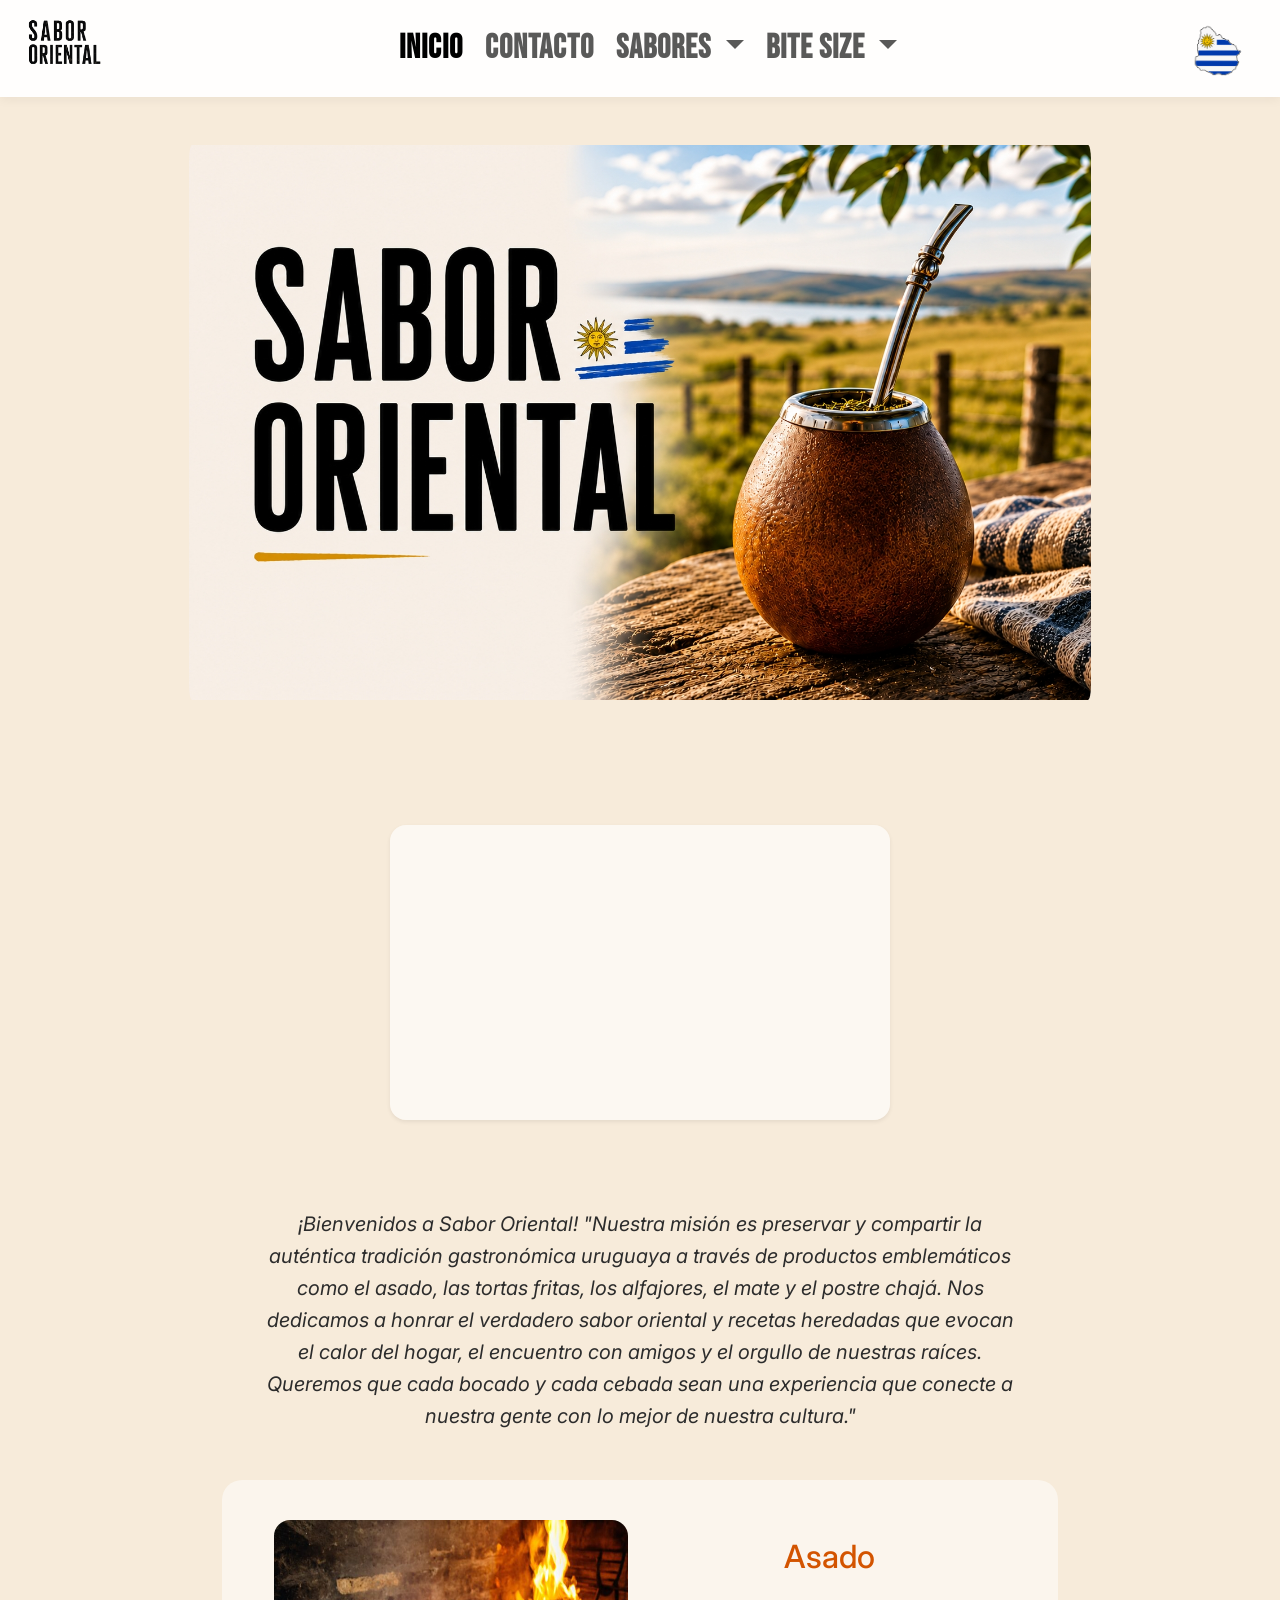
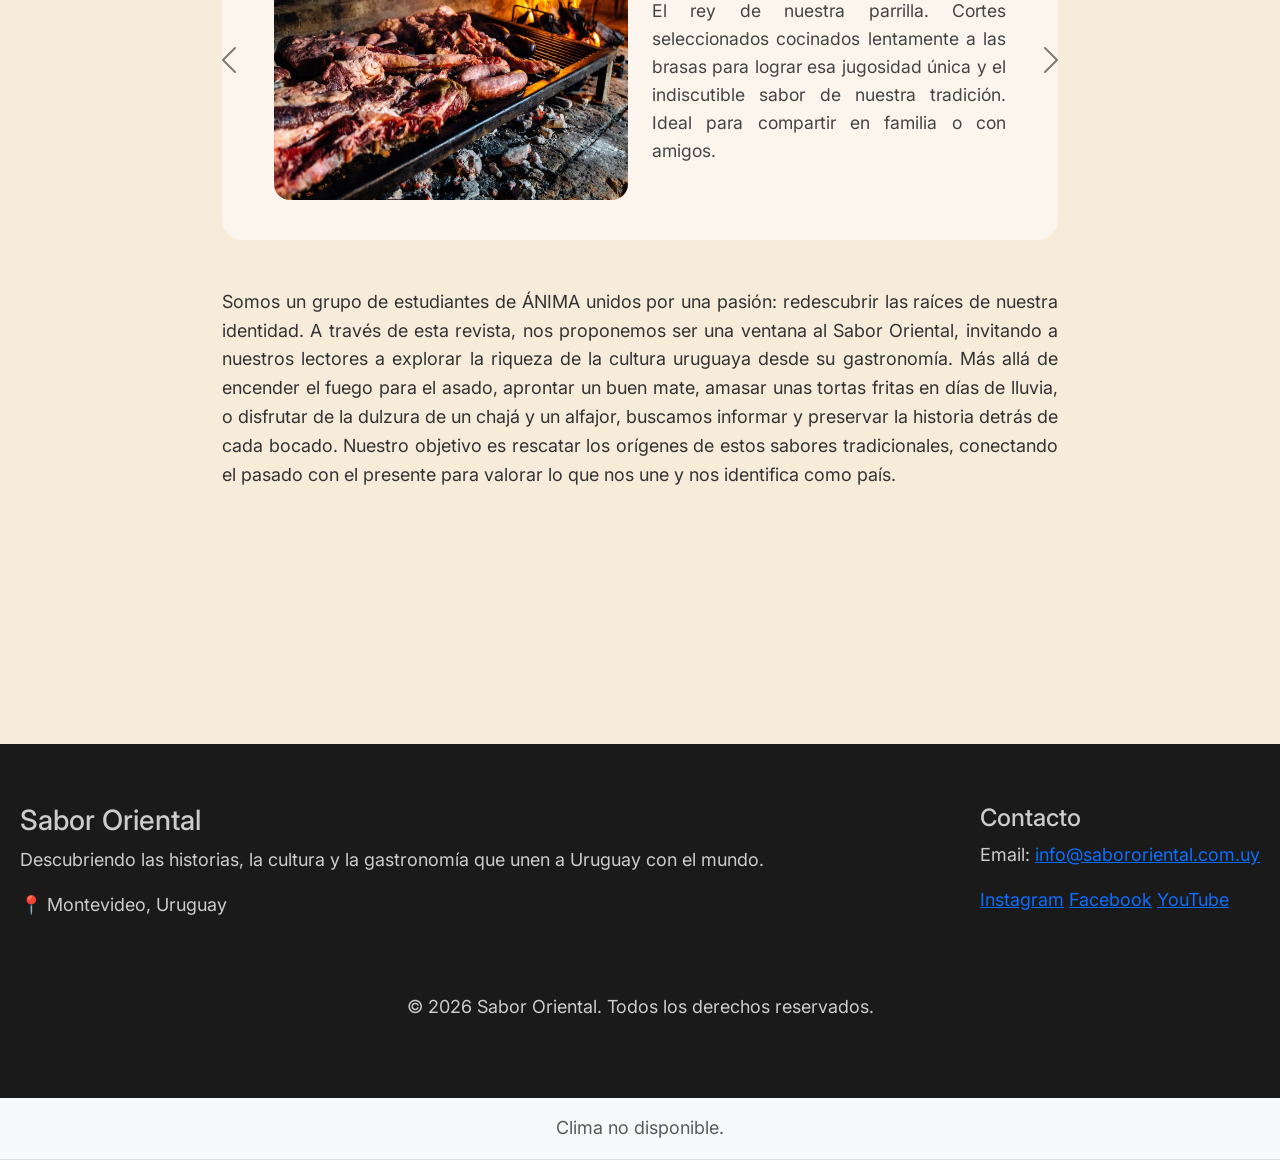
<file: index.html>
<!doctype html>
<!-- Tipo de documento HTML5 -->
<html lang="es">
  <!-- Idioma de la página configurado a español -->
  <head>
    <!-- Conjunto de caracteres para la página -->
    <meta charset="UTF-8" />
    <!-- Permite que el diseño responda al ancho de pantalla de dispositivos móviles -->
    <meta name="viewport" content="width=device-width, initial-scale=1.0" />
    <!-- Título que se muestra en la pestaña del navegador -->
    <title>Sabor Oriental</title>
    <link
      href="https://cdn.jsdelivr.net/npm/bootstrap@5.3.8/dist/css/bootstrap.min.css"
      rel="stylesheet"
      integrity="sha384-sRIl4kxILFvY47J16cr9ZwB07vP4J8+LH7qKQnuqkuIAvNWLzeN8tE5YBujZqJLB"
      crossorigin="anonymous"
    />
    <link rel="preconnect" href="https://fonts.googleapis.com" />
    <link rel="preconnect" href="https://fonts.gstatic.com" crossorigin />
    <link
      href="https://fonts.googleapis.com/css2?family=Inter:wght@300;400;500;600;700&family=Playfair+Display:wght@400;500;600;700&display=swap"
      rel="stylesheet"
    />

    <!-- Estilos personalizados del proyecto -->
    <link rel="stylesheet" href="front/css/estilos.css" />
  </head>
  <body class="background-image">
    <!-- Barra de navegación simple con el nombre del sitio -->
    <nav class="navbar navbar-expand-lg">
      <div class="container-fluid">
        <a class="navbar-brand" href="#">
          <img
            class="logosabor"
            src="front/imagenes/titulo.png"
            width="100"
            height="auto"
            alt="Logo"
          />
        </a>
        <button
          class="navbar-toggler"
          type="button"
          data-bs-toggle="collapse"
          data-bs-target="#navbarSupportedContent"
          aria-controls="navbarSupportedContent"
          aria-expanded="false"
          aria-label="Toggle navigation"
        >
          <span class="navbar-toggler-icon"></span>
        </button>
        <div class="collapse navbar-collapse" id="navbarSupportedContent">
          <ul class="navbar-nav mx-auto mb-2 mb-lg-0">
            <li class="nav-item">
              <a class="nav-link active" aria-current="page" href="index.html"
                >INICIO</a
              >
            </li>
            <li class="nav-item">
              <a class="nav-link" href="contacto.html">CONTACTO</a>
            </li>
            <li class="nav-item dropdown">
              <a
                class="nav-link dropdown-toggle"
                href="#"
                role="button"
                data-bs-toggle="dropdown"
                aria-expanded="false"
              >
                SABORES
              </a>
              <ul class="dropdown-menu">
                <li>
                  <a class="dropdown-item" href="/articulo.html?id=1"
                    >Torta Frita</a
                  >
                </li>
                <li>
                  <a class="dropdown-item" href="/articulo.html?id=2"
                    >Postre Chajá</a
                  >
                </li>
                <li>
                  <a class="dropdown-item" href="/articulo.html?id=3">Asado</a>
                </li>
                <li>
                  <a class="dropdown-item" href="/articulo.html?id=4"
                    >Alfajor</a
                  >
                </li>
                <li>
                  <a class="dropdown-item" href="/articulo.html?id=5">Mate</a>
                </li>
              </ul>
            </li>
            <li class="nav-item dropdown">
              <a
                class="nav-link dropdown-toggle"
                href="#"
                role="button"
                data-bs-toggle="dropdown"
                aria-expanded="false"
              >
                BITE SIZE
              </a>
              <ul class="dropdown-menu">
                <li>
                  <a class="dropdown-item" href="ingles1.html"
                    >The Origin of the “Torta frita” Festival</a
                  >
                </li>
                <li>
                  <a class="dropdown-item" href="ingles2.html"
                    >Mate National Festival</a
                  >
                </li>
                <li>
                  <a class="dropdown-item" href="ingles3.html"
                    >Best kept Secret</a
                  >
                </li>
                <li>
                  <a class="dropdown-item" href="ingles4.html"
                    >400 Years of Uruguayan Tradition</a
                  >
                </li>
                <li>
                  <a class="dropdown-item" href="ingles5.html"
                    >A journey between two worlds(by Pablo)</a
                  >
                </li>
              </ul>
            </li>
          </ul>
          <img
            class="logouru"
            src="front/imagenes/uru.png"
            width="100"
            height="auto"
            alt="Logo"
          />
        </div>
      </div>
    </nav>
    <main>
      <!-- Sección principal de cabecera con un contenedor Bootstrap -->
      <section class="container my-5">
        <div class="row justify-content-center">
          <div class="col-lg-10">
            <img
              class="cabecera container mx-auto d-block"
              src="front/imagenes/Sabormejorcalidad.jpg"
              alt="titulo"
            />
          </div>
        </div>
      </section>
      <br />
      <section class="video-spotlight section-block container my-5 text-center">
        <div class="video-card shadow-sm rounded-4 p-3 mx-auto">
          <video
            id="video-bucle"
            class="video-card-video"
            src="front/imagenes/mate.mp4"
            autoplay
            muted
            playsinline
          ></video>
        </div>
      </section>

      <section class="section-block container my-4 text-center">
        <p class="bienvenida mb-0">
          ¡Bienvenidos a Sabor Oriental! "Nuestra misión es preservar y
          compartir la auténtica tradición gastronómica uruguaya a través de
          productos emblemáticos como el asado, las tortas fritas, los
          alfajores, el mate y el postre chajá. Nos dedicamos a honrar el
          verdadero sabor oriental y recetas heredadas que evocan el calor del
          hogar, el encuentro con amigos y el orgullo de nuestras raíces.
          Queremos que cada bocado y cada cebada sean una experiencia que
          conecte a nuestra gente con lo mejor de nuestra cultura."
        </p>
      </section>
      <section
        class="section-block container my-5 text-center carousel-wrapper"
      >
        <div
          id="carouselExampleDark"
          class="carousel slide carousel-dark mx-auto"
        >
          <div class="carousel-inner">
            <div class="carousel-item active">
              <a
                href="/articulo.html?id=3"
                style="text-decoration: none; color: inherit"
              >
                <div class="container">
                  <div class="row align-items-center">
                    <!-- Imagen -->

                    <div class="col-md-6">
                      <img
                        class="carrousel-imagen img-fluid"
                        src="front/imagenes/asado.jpg"
                        alt="Asado"
                      />
                    </div>

                    <!-- Texto -->
                    <div class="col-md-6">
                      <h2>Asado</h2>
                      <p>
                        El rey de nuestra parrilla. Cortes seleccionados
                        cocinados lentamente a las brasas para lograr esa
                        jugosidad única y el indiscutible sabor de nuestra
                        tradición. Ideal para compartir en familia o con amigos.
                      </p>
                    </div>
                  </div>
                </div>
              </a>
            </div>
            <div class="carousel-item">
              <a
                href="/articulo.html?id=5"
                style="text-decoration: none; color: inherit"
              >
                <div class="container">
                  <div class="row align-items-center">
                    <div class="col-md-6">
                      <img
                        class="carrousel-imagen img-fluid"
                        src="front/imagenes/matecarruselfin.png"
                        alt="Mate"
                      />
                    </div>

                    <div class="col-md-6">
                      <h2>Mate</h2>
                      <p>
                        Mucho más que una infusión: nuestra cultura en cada
                        cebada. Seleccionamos la mejor yerba para ofrecerte un
                        mate equilibrado, rendidor y con el amargor justo que
                        nos acompaña a todos lados
                      </p>
                    </div>
                  </div>
                </div>
              </a>
            </div>
            <div class="carousel-item">
              <a
                href="/articulo.html?id=1"
                style="text-decoration: none; color: inherit"
              >
                <div class="container">
                  <div class="row align-items-center">
                    <div class="col-md-6">
                      <img
                        class="carrousel-imagen img-fluid"
                        src="front/imagenes/torta.png"
                        alt="Torta frita"
                      />
                    </div>

                    <div class="col-md-6">
                      <h2>Torta frita</h2>
                      <p>
                        El clásico de los días de lluvia (¡y de los soleados
                        también!). Doradas, crujientes por fuera, esponjosas por
                        dentro y espolvoreadas con azúcar. El mimo perfecto para
                        cualquier tarde.
                      </p>
                    </div>
                  </div>
                </div>
              </a>
            </div>
            <div class="carousel-item">
              <a
                href="/articulo.html?id=2"
                style="text-decoration: none; color: inherit"
              >
                <div class="container">
                  <div class="row align-items-center">
                    <div class="col-md-6">
                      <img
                        class="carrousel-imagen img-fluid"
                        src="front/imagenes/PostreChajá.jpg"
                        alt="Postre Chajá"
                      />
                    </div>

                    <div class="col-md-6">
                      <h2>Postre Chajá</h2>
                      <p>
                        El orgullo de Paysandú para el mundo. Una explosión de
                        texturas que combina el suave bizcochuelo, crema de
                        leche, trozos de durazno y el toque crocante e
                        inconfundible del merengue seco.
                      </p>
                    </div>
                  </div>
                </div>
              </a>
            </div>
            <div class="carousel-item">
              <a
                href="/articulo.html?id=4"
                style="text-decoration: none; color: inherit"
              >
                <div class="container">
                  <div class="row align-items-center">
                    <div class="col-md-6">
                      <img
                        class="carrousel-imagen img-fluid"
                        src="front/imagenes/alfajor1.png"
                        alt="Alfajor"
                      />
                    </div>

                    <div class="col-md-6">
                      <h2>Alfajor</h2>
                      <p>
                        La combinación perfecta de dos galletas suaves que
                        abrazan un generoso y tierno corazón de dulce de leche,
                        todo cubierto por una fina capa de chocolate o merengue.
                        Un viaje de ida en cada bocado.
                      </p>
                    </div>
                  </div>
                </div>
              </a>
            </div>
          </div>

          <button
            class="carousel-control-prev"
            type="button"
            data-bs-target="#carouselExampleDark"
            data-bs-slide="prev"
          >
            <span class="carousel-control-prev-icon"></span>
          </button>

          <button
            class="carousel-control-next"
            type="button"
            data-bs-target="#carouselExampleDark"
            data-bs-slide="next"
          >
            <span class="carousel-control-next-icon"></span>
          </button>
        </div>
      </section>
      <section class="section-block container my-4 text-center">
        <p class="mb-0">
          Somos un grupo de estudiantes de ÁNIMA unidos por una pasión:
          redescubrir las raíces de nuestra identidad. A través de esta revista,
          nos proponemos ser una ventana al Sabor Oriental, invitando a nuestros
          lectores a explorar la riqueza de la cultura uruguaya desde su
          gastronomía. Más allá de encender el fuego para el asado, aprontar un
          buen mate, amasar unas tortas fritas en días de lluvia, o disfrutar de
          la dulzura de un chajá y un alfajor, buscamos informar y preservar la
          historia detrás de cada bocado. Nuestro objetivo es rescatar los
          orígenes de estos sabores tradicionales, conectando el pasado con el
          presente para valorar lo que nos une y nos identifica como país.
        </p>
      </section>
      <section class="section-block container my-5 text-center">
        <div class="spotify-container mx-auto">
          <iframe
            data-testid="embed-iframe"
            style="border-radius: 12px"
            src="https://open.spotify.com/embed/playlist/4Pm4FEvvLgqQ9WMSX7gNVz?utm_source=generator&si=3fb3e5ff7b4f4945"
            frameborder="0"
            allowfullscreen=""
            allow="
              autoplay;
              clipboard-write;
              encrypted-media;
              fullscreen;
              picture-in-picture;
            "
            loading="lazy"
          ></iframe>
        </div>
      </section>
      <!-- Pie de página del sitio -->

      <footer class="mt-5 footer-sabor-oriental">
        <span class="footer-container">
          <div class="footer-section sobre-nosotros">
            <span class="footerizquierda">
              <h3 class="footer-titulo">Sabor Oriental</h3>
              <p>
                Descubriendo las historias, la cultura y la gastronomía que unen
                a Uruguay con el mundo.
              </p>
              <p class="ubicacion">📍 Montevideo, Uruguay</p>
            </span>
          </div>
          <span class="footerderecha">
            <div class="footer-section contacto-redes">
              <h4>Contacto</h4>
              <p>
                Email:
                <a href="mailto:info@sabororiental.com.uy"
                  >info@sabororiental.com.uy</a
                >
              </p>
              <div class="redes-sociales">
                <a href="#" target="_blank">Instagram</a>
                <a href="#" target="_blank">Facebook</a>
                <a href="#" target="_blank">YouTube</a>
              </div>
            </div>
          </span>
        </span>
        <div class="footer-bottom text-center">
          <br />
          <br />
          <p class="text-center">
            &copy; 2026 Sabor Oriental. Todos los derechos reservados.
          </p>
        </div>
      </footer>
      <!-- Sección de clima en index.html -->
      <section class="py-3 bg-light border-bottom">
        <div class="container">
          <div id="clima" class="text-center">
            <p class="text-muted mb-0">Cargando clima...</p>
          </div>
        </div>
      </section>
    </main>

    <!-- JavaScript de Bootstrap para funcionalidad de componentes -->
    <script
      src="https://cdn.jsdelivr.net/npm/bootstrap@5.3.8/dist/js/bootstrap.bundle.min.js"
      integrity="sha384-FKyoEForCGlyvwx9Hj09JcYn3nv7wiPVlz7YYwJrWVcXK/BmnVDxM+D2scQbITxI"
      crossorigin="anonymous"
    ></script>
    <!-- Enlace al archivo JavaScript local del proyecto -->
    <script src="front/js/index.js"></script>
  </body>
</html>
</file>
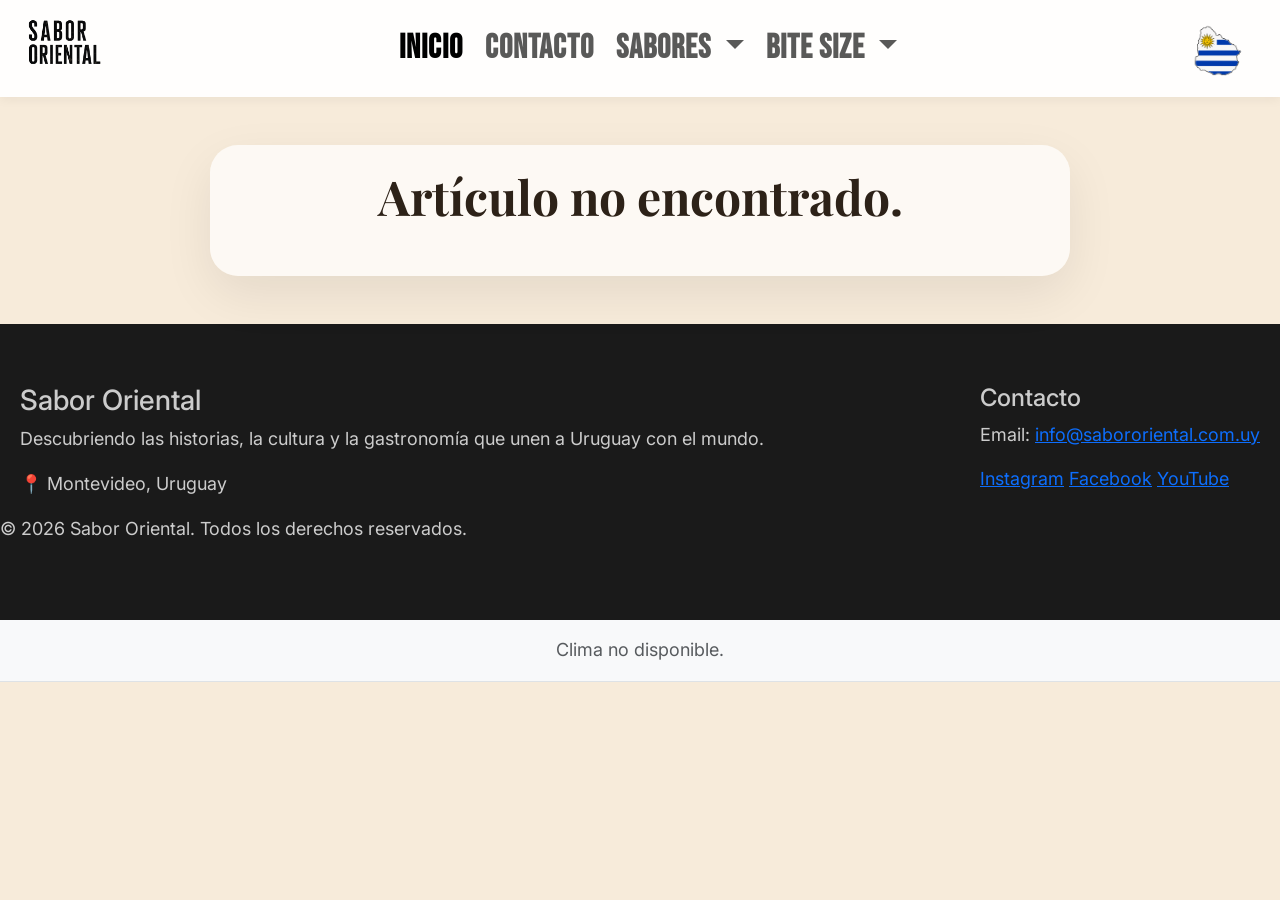
<file: articulo.html>
<!doctype html>
<html lang="en">
  <head>
    <meta charset="UTF-8" />
    <meta name="viewport" content="width=device-width, initial-scale=1.0" />
    <title>Document</title>
    <link
      href="https://cdn.jsdelivr.net/npm/bootstrap@5.3.8/dist/css/bootstrap.min.css"
      rel="stylesheet"
      integrity="sha384-sRIl4kxILFvY47J16cr9ZwB07vP4J8+LH7qKQnuqkuIAvNWLzeN8tE5YBujZqJLB"
      crossorigin="anonymous"
    />
    <link rel="preconnect" href="https://fonts.googleapis.com" />
    <link rel="preconnect" href="https://fonts.gstatic.com" crossorigin />
    <link
      href="https://fonts.googleapis.com/css2?family=Inter:wght@300;400;500;600;700&family=Playfair+Display:wght@400;500;600;700&display=swap"
      rel="stylesheet"
    />
    <link rel="stylesheet" href="front/css/estilos.css" />
  </head>
  <body class="background-image">
    <nav class="navbar navbar-expand-lg">
      <div class="container-fluid">
        <a class="navbar-brand" href="#">
          <img
            src="front/imagenes/titulo.png"
            width="100"
            height="auto"
            alt="Logo"
          />
        </a>
        <button
          class="navbar-toggler"
          type="button"
          data-bs-toggle="collapse"
          data-bs-target="#navbarSupportedContent"
          aria-controls="navbarSupportedContent"
          aria-expanded="false"
          aria-label="Toggle navigation"
        >
          <span class="navbar-toggler-icon"></span>
        </button>
        <div class="collapse navbar-collapse" id="navbarSupportedContent">
          <ul class="navbar-nav mx-auto mb-2 mb-lg-0">
            <li class="nav-item">
              <a class="nav-link active" aria-current="page" href="index.html"
                >INICIO</a
              >
            </li>
            <li class="nav-item">
              <a class="nav-link" href="contacto.html">CONTACTO</a>
            </li>

            <li class="nav-item dropdown">
              <a
                class="nav-link dropdown-toggle"
                href="#"
                role="button"
                data-bs-toggle="dropdown"
                aria-expanded="false"
              >
                SABORES
              </a>
              <ul class="dropdown-menu">
                <li>
                  <a class="dropdown-item" href="/articulo.html?id=1"
                    >Torta Frita</a
                  >
                </li>
                <li>
                  <a class="dropdown-item" href="/articulo.html?id=2"
                    >Postre Chajá</a
                  >
                </li>
                <li>
                  <a class="dropdown-item" href="/articulo.html?id=3">Asado</a>
                </li>
                <li>
                  <a class="dropdown-item" href="/articulo.html?id=4"
                    >Alfajor</a
                  >
                </li>
                <li>
                  <a class="dropdown-item" href="/articulo.html?id=5">Mate</a>
                </li>
              </ul>
            </li>
            <li class="nav-item dropdown">
              <a
                class="nav-link dropdown-toggle"
                href="#"
                role="button"
                data-bs-toggle="dropdown"
                aria-expanded="false"
              >
                BITE SIZE
              </a>
              <ul class="dropdown-menu">
                <li>
                  <a class="dropdown-item" href="ingles1.html"
                    >The Origin of the “Torta frita” Festival</a
                  >
                </li>
                <li>
                  <a class="dropdown-item" href="ingles2.html"
                    >Mate National Festival</a
                  >
                </li>
                <li>
                  <a class="dropdown-item" href="ingles3.html"
                    >Best kept Secret</a
                  >
                </li>
                <li>
                  <a class="dropdown-item" href="ingles4.html"
                    >400 Years of Uruguayan Tradition</a
                  >
                </li>
                <li>
                  <a class="dropdown-item" href="ingles5.html"
                    >journey between two worlds(by Pablo)</a
                  >
                </li>
              </ul>
            </li>
          </ul>
          <img
            class="logouru"
            src="front/imagenes/uru.png"
            width="100"
            height="auto"
            alt="Logo"
          />
        </div>
      </div>
    </nav>
    <main class="article-page container my-5">
      <article class="article-content article-english article-dynamic mx-auto">
        <img
          id="imagen-articulo"
          style="display: none; max-width: 100%"
          alt="Imagen del artículo"
        />
        <h1 id="titulo-articulo" class="article-title">Cargando título...</h1>

        <p id="autor-articulo" class="article-byline article-author mb-4"></p>

        <section class="article-section">
          <p id="descripcion-articulo" class="article-body"></p>
        </section>
      </article>
    </main>
    <!-- Pie de página del sitio -->

    <footer class="mt-5 footer-sabor-oriental">
      <span class="footer-container">
        <div class="footer-section sobre-nosotros">
          <span class="footerizquierda">
            <h3 class="footer-titulo">Sabor Oriental</h3>
            <p>
              Descubriendo las historias, la cultura y la gastronomía que unen a
              Uruguay con el mundo.
            </p>
            <p class="ubicacion">📍 Montevideo, Uruguay</p>
          </span>
        </div>
        <span class="footerderecha">
          <div class="footer-section contacto-redes">
            <h4>Contacto</h4>
            <p>
              Email:
              <a href="mailto:info@sabororiental.com.uy"
                >info@sabororiental.com.uy</a
              >
            </p>
            <div class="redes-sociales">
              <a href="#" target="_blank">Instagram</a>
              <a href="#" target="_blank">Facebook</a>
              <a href="#" target="_blank">YouTube</a>
            </div>
          </div>
        </span>
      </span>
      <div class="footer-bottom">
        <p>&copy; 2026 Sabor Oriental. Todos los derechos reservados.</p>
      </div>
    </footer>
    <!-- Sección de clima en index.html -->
    <section class="py-3 bg-light border-bottom">
      <div class="container">
        <div id="clima" class="text-center">
          <p class="text-muted mb-0">Cargando clima...</p>
        </div>
      </div>
    </section>

    <!-- Enlace al archivo JavaScript local del articulo -->
    <script src="front/js/articulo.js"></script>
    <!-- JavaScript de Bootstrap para funcionalidad de componentes -->
    <script
      src="https://cdn.jsdelivr.net/npm/bootstrap@5.3.8/dist/js/bootstrap.bundle.min.js"
      integrity="sha384-FKyoEForCGlyvwx9Hj09JcYn3nv7wiPVlz7YYwJrWVcXK/BmnVDxM+D2scQbITxI"
      crossorigin="anonymous"
    ></script>
  </body>
</html>
</file>
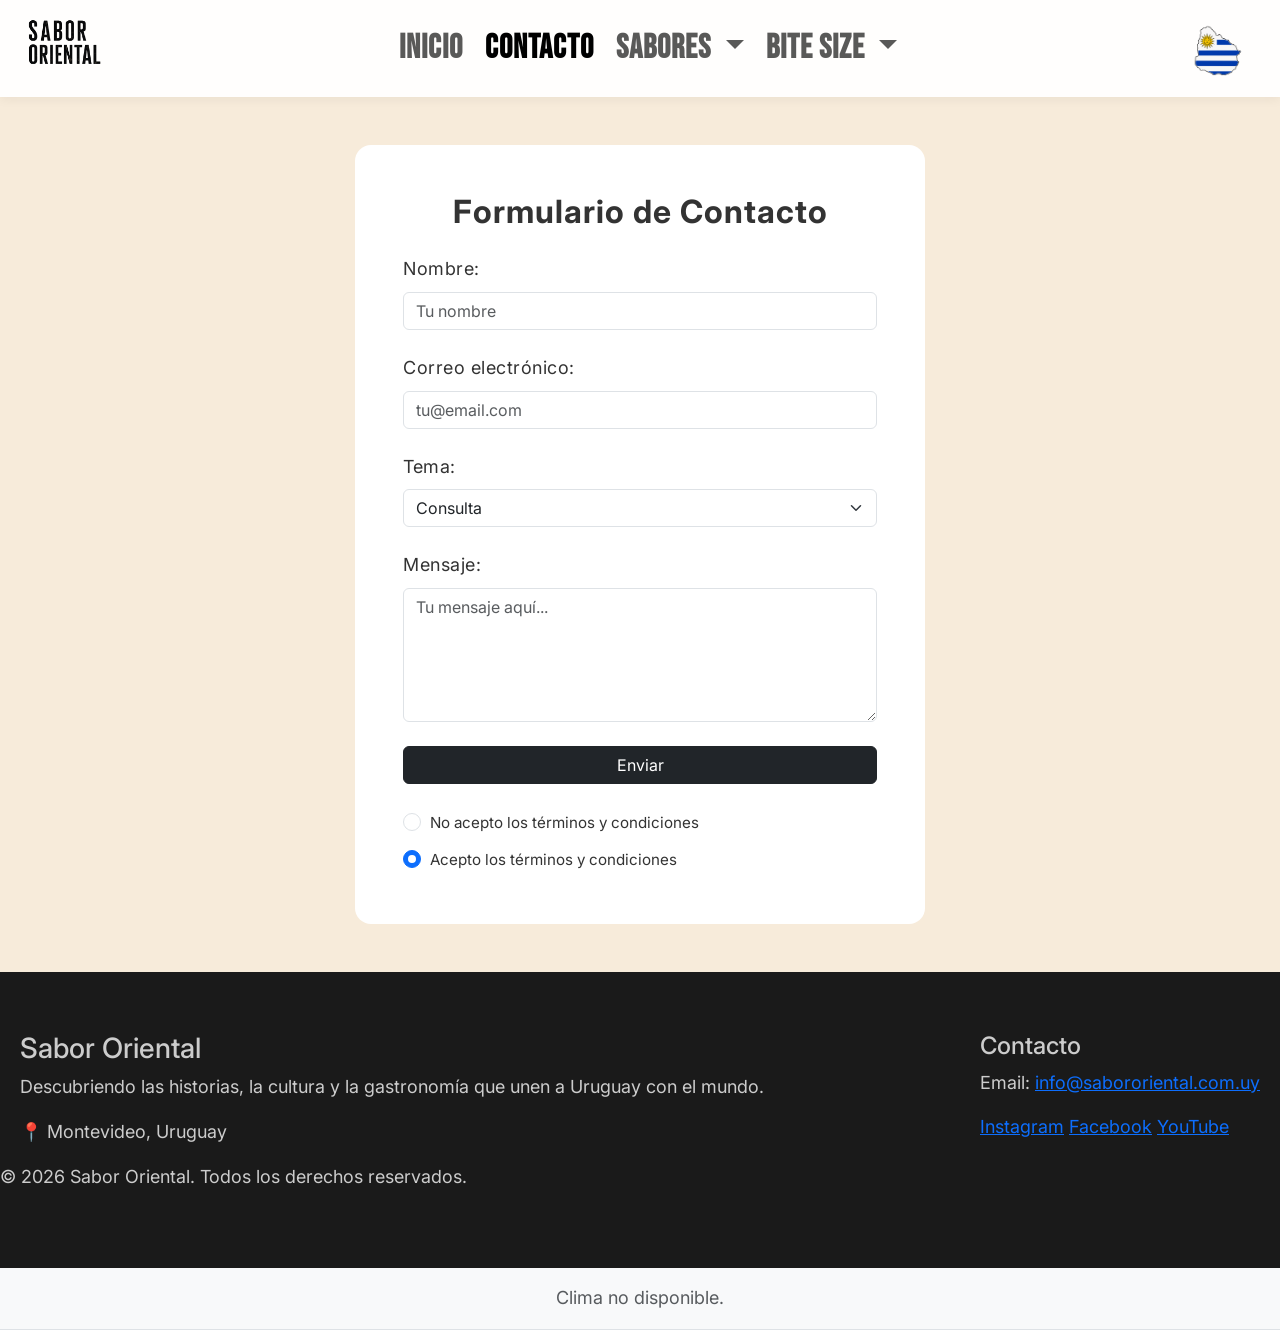
<file: contacto.html>
<!doctype html>
<html lang="es">
  <head>
    <meta charset="UTF-8" />
    <meta name="viewport" content="width=device-width, initial-scale=1.0" />
    <title>Formulario</title>

    <link
      href="https://cdn.jsdelivr.net/npm/bootstrap@5.3.8/dist/css/bootstrap.min.css"
      rel="stylesheet"
      integrity="sha384-sRIl4kxILFvY47J16cr9ZwB07vP4J8+LH7qKQnuqkuIAvNWLzeN8tE5YBujZqJLB"
      crossorigin="anonymous"
    />
    <link rel="preconnect" href="https://fonts.googleapis.com" />
    <link rel="preconnect" href="https://fonts.gstatic.com" crossorigin />
    <link
      href="https://fonts.googleapis.com/css2?family=Inter:wght@300;400;500;600;700&family=Playfair+Display:wght@400;500;600;700&display=swap"
      rel="stylesheet"
    />
    <link rel="stylesheet" href="front/css/estilos.css" />
  </head>
  <body class="background-image">
    <!-- Barra de navegación simple con el nombre del sitio -->
    <nav class="navbar navbar-expand-lg">
      <div class="container-fluid">
        <a class="navbar-brand" href="#">
          <img
            src="front/imagenes/titulo.png"
            width="100"
            height="auto"
            alt="Logo"
          />
        </a>
        <button
          class="navbar-toggler"
          type="button"
          data-bs-toggle="collapse"
          data-bs-target="#navbarSupportedContent"
          aria-controls="navbarSupportedContent"
          aria-expanded="false"
          aria-label="Toggle navigation"
        >
          <span class="navbar-toggler-icon"></span>
        </button>
        <div class="collapse navbar-collapse" id="navbarSupportedContent">
          <ul class="navbar-nav mx-auto mb-2 mb-lg-0">
            <li class="nav-item">
              <a class="nav-link" href="index.html">INICIO</a>
            </li>
            <li class="nav-item">
              <a
                class="nav-link active"
                aria-current="page"
                href="contacto.html"
                >CONTACTO</a
              >
            </li>
            <li class="nav-item dropdown">
              <a
                class="nav-link dropdown-toggle"
                href="#"
                role="button"
                data-bs-toggle="dropdown"
                aria-expanded="false"
              >
                SABORES
              </a>
              <ul class="dropdown-menu">
                <li>
                  <a class="dropdown-item" href="/articulo.html?id=1"
                    >Torta Frita</a
                  >
                </li>
                <li>
                  <a class="dropdown-item" href="/articulo.html?id=2"
                    >Postre Chajá</a
                  >
                </li>
                <li>
                  <a class="dropdown-item" href="/articulo.html?id=3">Asado</a>
                </li>
                <li>
                  <a class="dropdown-item" href="/articulo.html?id=4"
                    >Alfajor</a
                  >
                </li>
                <li>
                  <a class="dropdown-item" href="/articulo.html?id=5">Mate</a>
                </li>
              </ul>
            </li>
            <li class="nav-item dropdown">
              <a
                class="nav-link dropdown-toggle"
                href="#"
                role="button"
                data-bs-toggle="dropdown"
                aria-expanded="false"
              >
                BITE SIZE
              </a>
              <ul class="dropdown-menu">
                <li>
                  <a class="dropdown-item" href="ingles1.html"
                    >The Origin of the “Torta frita” Festival</a
                  >
                </li>
                <li>
                  <a class="dropdown-item" href="ingles2.html"
                    >Mate National Festival</a
                  >
                </li>
                <li>
                  <a class="dropdown-item" href="ingles3.html"
                    >Best kept Secret</a
                  >
                </li>
                <li>
                  <a class="dropdown-item" href="ingles4.html"
                    >400 Years of Uruguayan Tradition</a
                  >
                </li>
                <li>
                  <a class="dropdown-item" href="ingles5.html"
                    >A journey between two worlds</a
                  >
                </li>
              </ul>
            </li>
          </ul>
          <img
            class="logouru"
            src="front/imagenes/uru.png"
            width="100"
            height="auto"
            alt="Logo"
          />
        </div>
      </div>
    </nav>

    <div class="container mt-5">
      <div class="row justify-content-center">
        <div class="col-md-6 bg-white p-5 rounded-4 shadow-elegant">
          <h2 class="mb-4 text-center fw-bold" style="letter-spacing: 1px">
            Formulario de Contacto
          </h2>

          <form id="formContacto" action="" method="POST">
            <div class="mb-4">
              <label
                for="nombre"
                class="form-label fw-500"
                style="letter-spacing: 0.5px"
                >Nombre:</label
              >
              <input
                type="text"
                id="nombre"
                name="nombre"
                class="form-control form-input-styled"
                placeholder="Tu nombre"
              />
            </div>

            <div class="mb-4">
              <label
                for="email"
                class="form-label fw-500"
                style="letter-spacing: 0.5px"
                >Correo electrónico:</label
              >
              <input
                type="email"
                id="email"
                name="email"
                class="form-control form-input-styled"
                placeholder="tu@email.com"
              />
            </div>

            <div class="mb-4">
              <label
                for="tema"
                class="form-label fw-500"
                style="letter-spacing: 0.5px"
                >Tema:</label
              >
              <select
                id="tema"
                name="tema"
                class="form-select form-input-styled"
              >
                <option value="consulta">Consulta</option>
                <option value="sugerencia">Sugerencia</option>
                <option value="otro">Otro</option>
              </select>
            </div>

            <div class="mb-4">
              <label
                for="mensaje"
                class="form-label fw-500"
                style="letter-spacing: 0.5px"
                >Mensaje:</label
              >
              <textarea
                id="mensaje"
                name="mensaje"
                class="form-control form-input-styled"
                rows="5"
                placeholder="Tu mensaje aquí..."
              ></textarea>
            </div>

            <button type="submit" class="btn btn-dark w-100 mb-4 btn-styled">
              Enviar
            </button>

            <div class="form-check mb-2">
              <input
                class="form-check-input"
                type="radio"
                name="radioDefault"
                id="radioDefault1"
              />
              <label
                class="form-check-label"
                for="radioDefault1"
                style="font-size: 0.95rem"
              >
                No acepto los términos y condiciones
              </label>
            </div>
            <div class="form-check">
              <input
                class="form-check-input"
                type="radio"
                name="radioDefault"
                id="radioDefault2"
                checked
              />
              <label
                class="form-check-label"
                for="radioDefault2"
                style="font-size: 0.95rem"
              >
                Acepto los términos y condiciones
              </label>
            </div>
          </form>
        </div>
      </div>
    </div>

    <div class="container col-md-6 mt-3">
      <div id="alerta" class="alert d-none" role="alert"></div>
    </div>
    <!-- Pie de página del sitio -->

    <footer class="mt-5 footer-sabor-oriental">
      <span class="footer-container">
        <div class="footer-section sobre-nosotros">
          <span class="footerizquierda">
            <h3 class="footer-titulo">Sabor Oriental</h3>
            <p>
              Descubriendo las historias, la cultura y la gastronomía que unen a
              Uruguay con el mundo.
            </p>
            <p class="ubicacion">📍 Montevideo, Uruguay</p>
          </span>
        </div>
        <span class="footerderecha">
          <div class="footer-section contacto-redes">
            <h4>Contacto</h4>
            <p>
              Email:
              <a href="mailto:info@sabororiental.com.uy"
                >info@sabororiental.com.uy</a
              >
            </p>
            <div class="redes-sociales">
              <a href="#" target="_blank">Instagram</a>
              <a href="#" target="_blank">Facebook</a>
              <a href="#" target="_blank">YouTube</a>
            </div>
          </div>
        </span>
      </span>
      <div class="footer-bottom">
        <p>&copy; 2026 Sabor Oriental. Todos los derechos reservados.</p>
      </div>
    </footer>
    <!-- Sección de clima en index.html -->
    <section class="py-3 bg-light border-bottom">
      <div class="container">
        <div id="clima" class="text-center">
          <p class="text-muted mb-0">Cargando clima...</p>
        </div>
      </div>
    </section>

    <script src="front/js/contacto.js"></script>
    <script
      src="https://cdn.jsdelivr.net/npm/bootstrap@5.3.8/dist/js/bootstrap.bundle.min.js"
      integrity="sha384-FKyoEForCGlyvwx9Hj09JcYn3nv7wiPVlz7YYwJrWVcXK/BmnVDxM+D2scQbITxI"
      crossorigin="anonymous"
    ></script>
  </body>
</html>
</file>
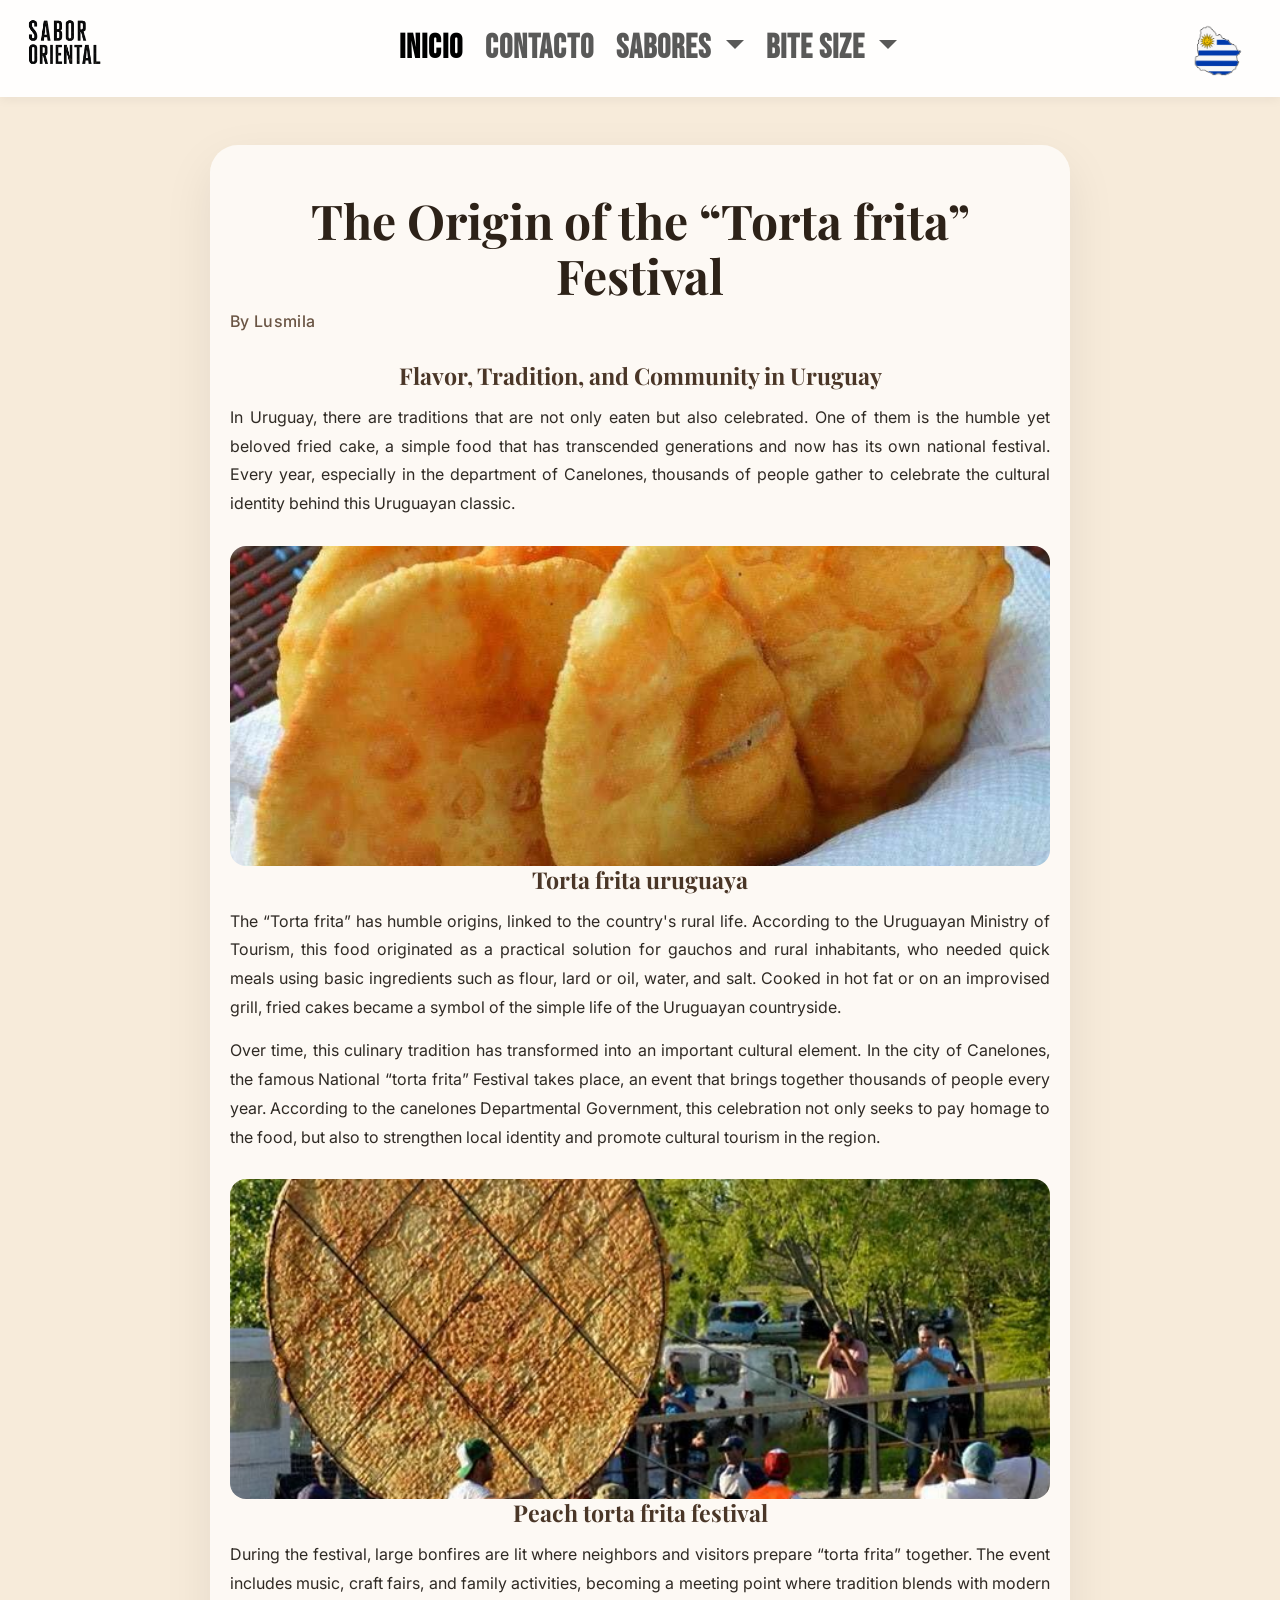
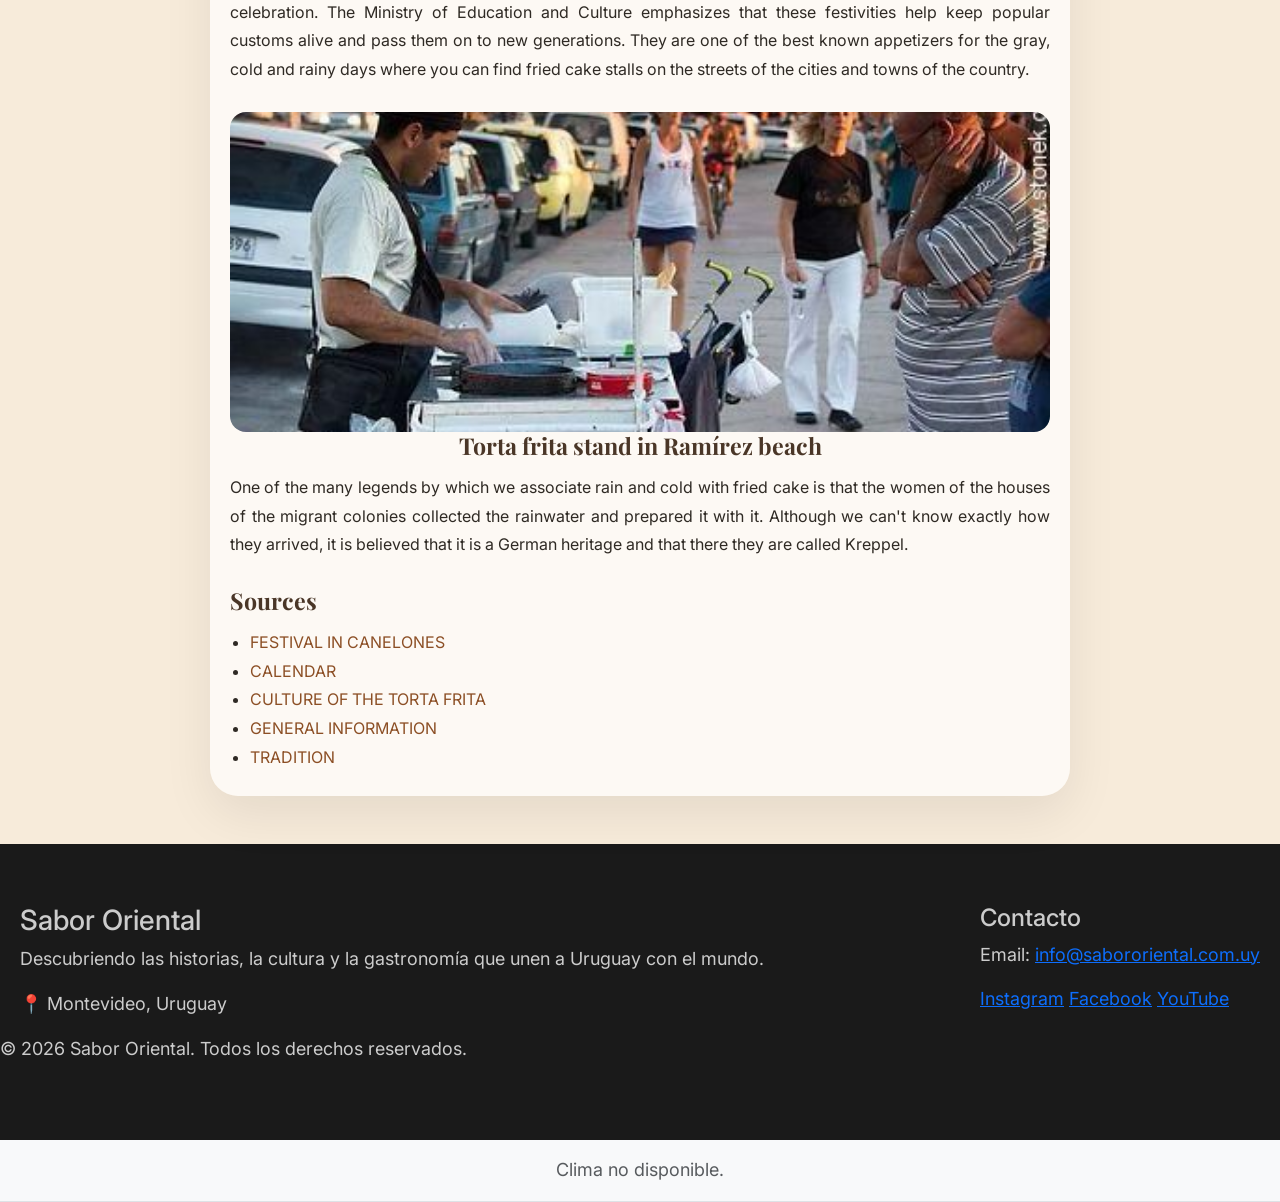
<file: ingles1.html>
<!doctype html>
<html lang="en">
  <head>
    <meta charset="UTF-8" />
    <meta name="viewport" content="width=device-width, initial-scale=1.0" />
    <title>Document</title>
    <link
      href="https://cdn.jsdelivr.net/npm/bootstrap@5.3.8/dist/css/bootstrap.min.css"
      rel="stylesheet"
      integrity="sha384-sRIl4kxILFvY47J16cr9ZwB07vP4J8+LH7qKQnuqkuIAvNWLzeN8tE5YBujZqJLB"
      crossorigin="anonymous"
    />
    <link rel="preconnect" href="https://fonts.googleapis.com" />
    <link rel="preconnect" href="https://fonts.gstatic.com" crossorigin />
    <link
      href="https://fonts.googleapis.com/css2?family=Inter:wght@300;400;500;600;700&family=Playfair+Display:wght@400;500;600;700&display=swap"
      rel="stylesheet"
    />
    <link href="front/css/estilos.css" rel="stylesheet" />
  </head>
  <body class="background-image">
    <nav class="navbar navbar-expand-lg">
      <div class="container-fluid">
        <a class="navbar-brand" href="#">
          <img
            src="front/imagenes/titulo.png"
            width="100"
            height="auto"
            alt="Logo"
          />
        </a>
        <button
          class="navbar-toggler"
          type="button"
          data-bs-toggle="collapse"
          data-bs-target="#navbarSupportedContent"
          aria-controls="navbarSupportedContent"
          aria-expanded="false"
          aria-label="Toggle navigation"
        >
          <span class="navbar-toggler-icon"></span>
        </button>
        <div class="collapse navbar-collapse" id="navbarSupportedContent">
          <ul class="navbar-nav mx-auto mb-2 mb-lg-0">
            <li class="nav-item">
              <a class="nav-link active" aria-current="page" href="index.html"
                >INICIO</a
              >
            </li>
            <li class="nav-item">
              <a class="nav-link" href="contacto.html">CONTACTO</a>
            </li>

            <li class="nav-item dropdown">
              <a
                class="nav-link dropdown-toggle"
                href="#"
                role="button"
                data-bs-toggle="dropdown"
                aria-expanded="false"
              >
                SABORES
              </a>
              <ul class="dropdown-menu">
                <li>
                  <a class="dropdown-item" href="/articulo.html?id=1"
                    >Torta Frita</a
                  >
                </li>
                <li>
                  <a class="dropdown-item" href="/articulo.html?id=2"
                    >Postre Chajá</a
                  >
                </li>
                <li>
                  <a class="dropdown-item" href="/articulo.html?id=3">Asado</a>
                </li>
                <li>
                  <a class="dropdown-item" href="/articulo.html?id=4"
                    >Alfajor</a
                  >
                </li>
                <li>
                  <a class="dropdown-item" href="/articulo.html?id=5">Mate</a>
                </li>
              </ul>
            </li>
            <li class="nav-item dropdown">
              <a
                class="nav-link dropdown-toggle"
                href="#"
                role="button"
                data-bs-toggle="dropdown"
                aria-expanded="false"
              >
                BITE SIZE
              </a>
              <ul class="dropdown-menu">
                <li>
                  <a class="dropdown-item" href="ingles1.html"
                    >The Origin of the “Torta frita” Festival</a
                  >
                </li>
                <li>
                  <a class="dropdown-item" href="ingles2.html"
                    >Mate National Festival</a
                  >
                </li>
                <li>
                  <a class="dropdown-item" href="ingles3.html"
                    >Best kept Secret</a
                  >
                </li>
                <li>
                  <a class="dropdown-item" href="ingles4.html"
                    >400 Years of Uruguayan Tradition</a
                  >
                </li>
                <li>
                  <a class="dropdown-item" href="ingles5.html"
                    >A journey between two worlds(by Pablo)</a
                  >
                </li>
                <li><hr class="dropdown-divider" /></li>
              </ul>
            </li>
          </ul>
          <img
            class="logouru"
            src="front/imagenes/uru.png"
            width="100"
            height="auto"
            alt="Logo"
          />
        </div>
      </div>
    </nav>
    <main class="article-page container my-5">
      <article class="article-content article-english mx-auto text-center">
        <div class="article-hero mb-4"></div>

        <h1 class="article-title">The Origin of the “Torta frita” Festival</h1>
        <p class="article-byline mb-4">By Lusmila</p>

        <section class="article-section">
          <h2>Flavor, Tradition, and Community in Uruguay</h2>
          <p>
            In Uruguay, there are traditions that are not only eaten but also
            celebrated. One of them is the humble yet beloved fried cake, a
            simple food that has transcended generations and now has its own
            national festival. Every year, especially in the department of
            Canelones, thousands of people gather to celebrate the cultural
            identity behind this Uruguayan classic.
          </p>
        </section>

        <section class="article-section">
          <img
            src="front/imagenes/lusmilatorta1.jpeg"
            class="img-fluid rounded-4 article-hero-image"
            alt="lusmila article illustration"
          />
          <h2>Torta frita uruguaya</h2>
          <p>
            The “Torta frita” has humble origins, linked to the country's rural
            life. According to the Uruguayan Ministry of Tourism, this food
            originated as a practical solution for gauchos and rural
            inhabitants, who needed quick meals using basic ingredients such as
            flour, lard or oil, water, and salt. Cooked in hot fat or on an
            improvised grill, fried cakes became a symbol of the simple life of
            the Uruguayan countryside.
          </p>
          <p>
            Over time, this culinary tradition has transformed into an important
            cultural element. In the city of Canelones, the famous National
            “torta frita” Festival takes place, an event that brings together
            thousands of people every year. According to the canelones
            Departmental Government, this celebration not only seeks to pay
            homage to the food, but also to strengthen local identity and
            promote cultural tourism in the region.
          </p>
        </section>

        <section class="article-section">
          <img
            src="front/imagenes/lusmilatorta2.jpeg"
            class="img-fluid rounded-4 article-hero-image"
            alt="lusmila article illustration"
          />
          <h2>Peach torta frita festival</h2>
          <p>
            During the festival, large bonfires are lit where neighbors and
            visitors prepare “torta frita” together. The event includes music,
            craft fairs, and family activities, becoming a meeting point where
            tradition blends with modern celebration. The Ministry of Education
            and Culture emphasizes that these festivities help keep popular
            customs alive and pass them on to new generations. They are one of
            the best known appetizers for the gray, cold and rainy days where
            you can find fried cake stalls on the streets of the cities and
            towns of the country.
          </p>
        </section>

        <section class="article-section">
          <img
            src="front/imagenes/lusmilatorta3.jpeg"
            class="img-fluid rounded-4 article-hero-image"
            alt="lusmila article illustration"
          />
          <h2>Torta frita stand in Ramírez beach</h2>
          <p>
            One of the many legends by which we associate rain and cold with
            fried cake is that the women of the houses of the migrant colonies
            collected the rainwater and prepared it with it. Although we can't
            know exactly how they arrived, it is believed that it is a German
            heritage and that there they are called Kreppel.
          </p>
        </section>
        <section class="article-section article-sources">
          <h2>Sources</h2>
          <ul>
            <li>
              <a
                href="https://turismo.imcanelones.gub.uy/visita-canelones/que-hacer/fiestas/fiesta-torta-fri ta "
                >FESTIVAL IN CANELONES</a
              >
            </li>
            <li>
              <a
                href="https://www.gub.uy/ministerio-turismo/comunicacion/calendario-actividades/13o-fiesta-torta-f rita "
                >CALENDAR</a
              >
            </li>
            <li>
              <a
                href="https://amec.com.uy/blog/cultura/el-origen-de-la-torta-frita/ "
                >CULTURE OF THE TORTA FRITA</a
              >
            </li>
            <li>
              <a
                href="https://www.clarin.com/informacion-general/fiesta-nacional-torta-frita-2026-conseguir-entradas_0_8kUMtzGhMa.html"
                >GENERAL INFORMATION</a
              >
            </li>
            <li>
              <a
                href="https://grupormultimedio.com/las-torta-fritas-una-tradicion-uruguaya-id138336/ "
                >TRADITION</a
              >
            </li>
          </ul>
        </section>
      </article>
    </main>
    <footer class="mt-5 footer-sabor-oriental">
      <span class="footer-container">
        <div class="footer-section sobre-nosotros">
          <span class="footerizquierda">
            <h3 class="footer-titulo">Sabor Oriental</h3>
            <p>
              Descubriendo las historias, la cultura y la gastronomía que unen a
              Uruguay con el mundo.
            </p>
            <p class="ubicacion">📍 Montevideo, Uruguay</p>
          </span>
        </div>
        <span class="footerderecha">
          <div class="footer-section contacto-redes">
            <h4>Contacto</h4>
            <p>
              Email:
              <a href="mailto:info@sabororiental.com.uy"
                >info@sabororiental.com.uy</a
              >
            </p>
            <div class="redes-sociales">
              <a href="#" target="_blank">Instagram</a>
              <a href="#" target="_blank">Facebook</a>
              <a href="#" target="_blank">YouTube</a>
            </div>
          </div>
        </span>
      </span>
      <div class="footer-bottom">
        <p>&copy; 2026 Sabor Oriental. Todos los derechos reservados.</p>
      </div>
    </footer>
    <!-- Sección de clima en index.html -->
    <section class="py-3 bg-light border-bottom">
      <div class="container">
        <div id="clima" class="text-center">
          <p class="text-muted mb-0">Cargando clima...</p>
        </div>
      </div>
    </section>
    <script src="front/js/articulo.js"></script>
    <script
      src="https://cdn.jsdelivr.net/npm/bootstrap@5.3.8/dist/js/bootstrap.bundle.min.js"
      integrity="sha384-FKyoEForCGlyvwx9Hj09JcYn3nv7wiPVlz7YYwJrWVcXK/BmnVDxM+D2scQbITxI"
      crossorigin="anonymous"
    ></script>
  </body>
</html>
</file>
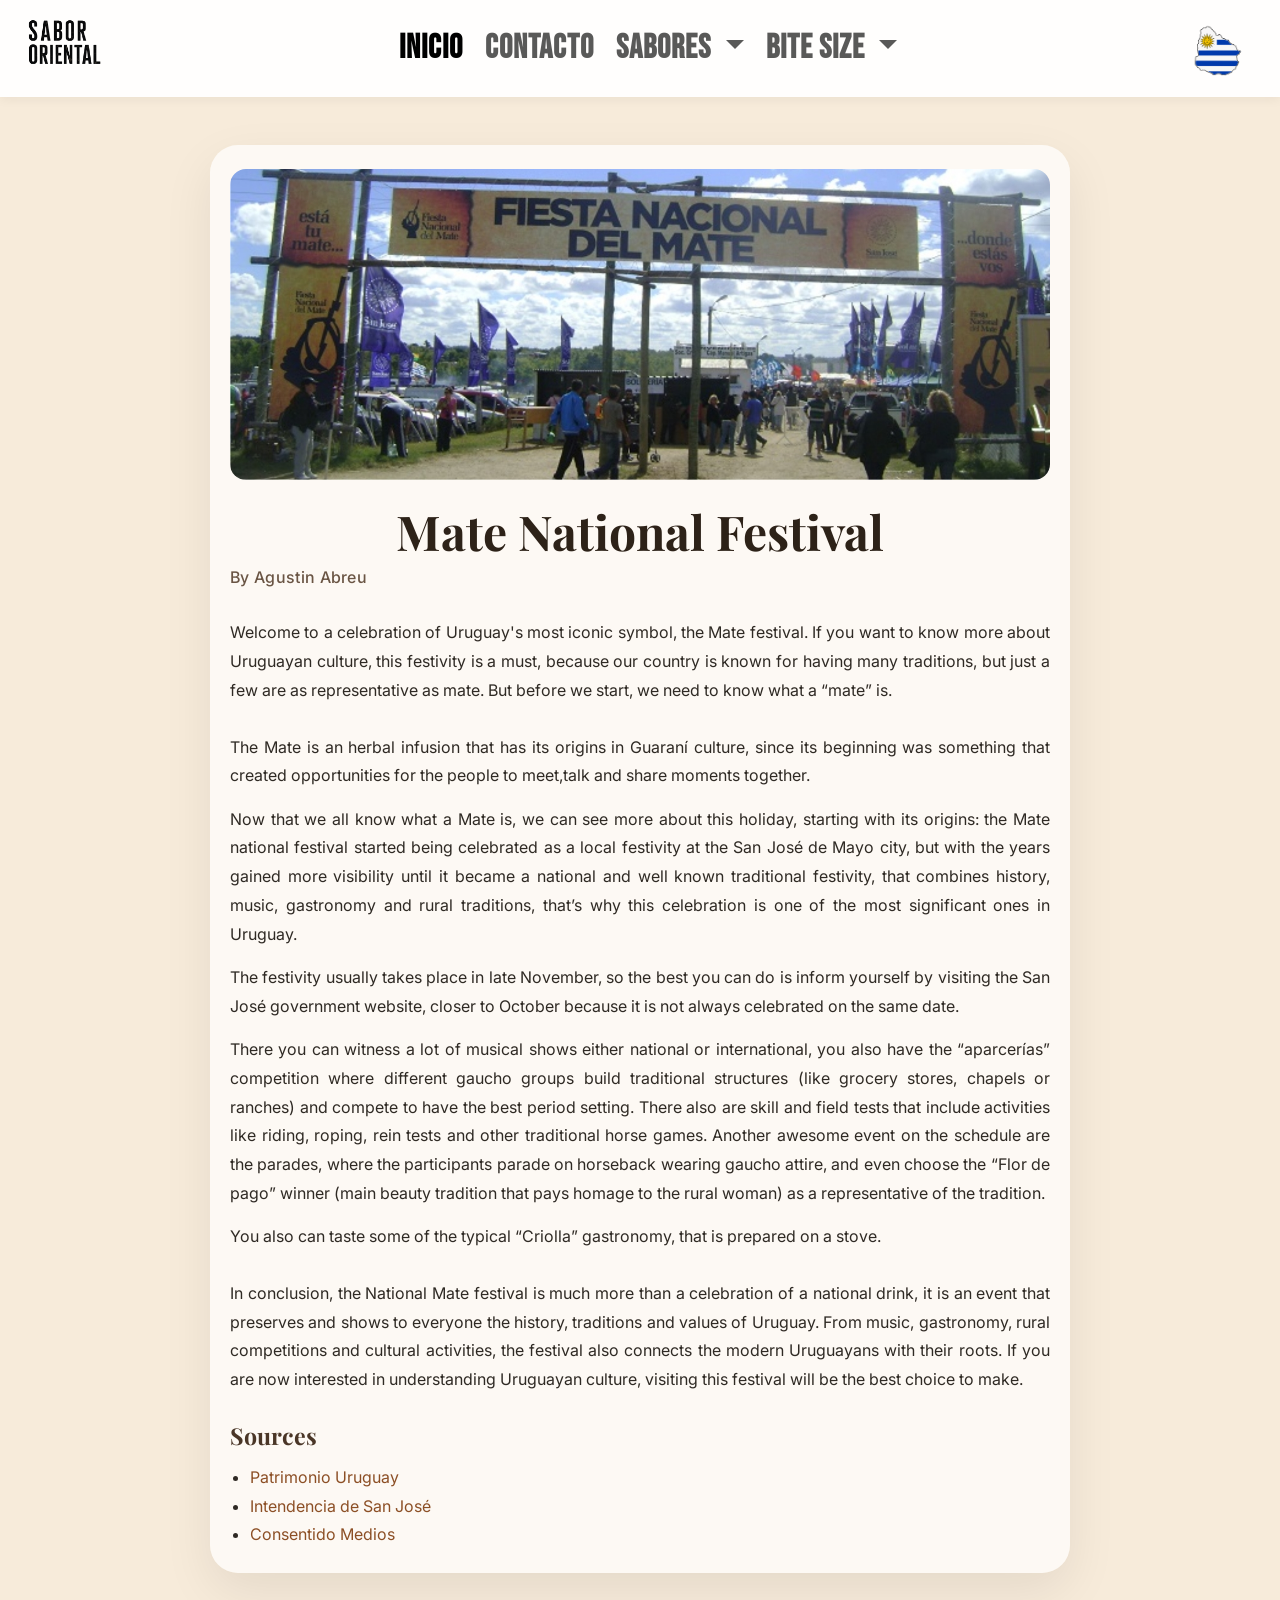
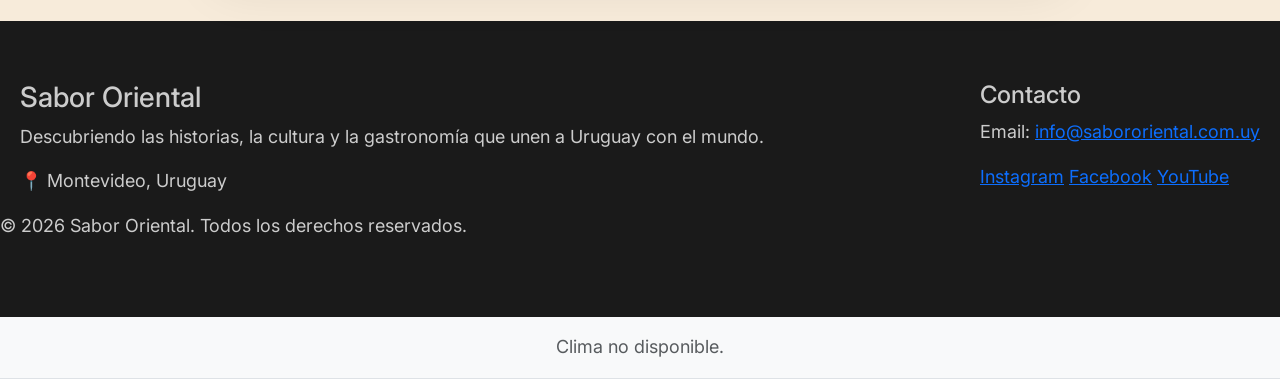
<file: ingles2.html>
<!doctype html>
<html lang="en">
  <head>
    <meta charset="UTF-8" />
    <meta name="viewport" content="width=device-width, initial-scale=1.0" />
    <title>Document</title>
    <link
      href="https://cdn.jsdelivr.net/npm/bootstrap@5.3.8/dist/css/bootstrap.min.css"
      rel="stylesheet"
      integrity="sha384-sRIl4kxILFvY47J16cr9ZwB07vP4J8+LH7qKQnuqkuIAvNWLzeN8tE5YBujZqJLB"
      crossorigin="anonymous"
    />
    <link rel="preconnect" href="https://fonts.googleapis.com" />
    <link rel="preconnect" href="https://fonts.gstatic.com" crossorigin />
    <link
      href="https://fonts.googleapis.com/css2?family=Inter:wght@300;400;500;600;700&family=Playfair+Display:wght@400;500;600;700&display=swap"
      rel="stylesheet"
    />
    <link href="front/css/estilos.css" rel="stylesheet" />
  </head>
  <body class="background-image">
    <nav class="navbar navbar-expand-lg">
      <div class="container-fluid">
        <a class="navbar-brand" href="#">
          <img
            src="front/imagenes/titulo.png"
            width="100"
            height="auto"
            alt="Logo"
          />
        </a>
        <button
          class="navbar-toggler"
          type="button"
          data-bs-toggle="collapse"
          data-bs-target="#navbarSupportedContent"
          aria-controls="navbarSupportedContent"
          aria-expanded="false"
          aria-label="Toggle navigation"
        >
          <span class="navbar-toggler-icon"></span>
        </button>
        <div class="collapse navbar-collapse" id="navbarSupportedContent">
          <ul class="navbar-nav mx-auto mb-2 mb-lg-0">
            <li class="nav-item">
              <a class="nav-link active" aria-current="page" href="index.html"
                >INICIO</a
              >
            </li>
            <li class="nav-item">
              <a class="nav-link" href="contacto.html">CONTACTO</a>
            </li>

            <li class="nav-item dropdown">
              <a
                class="nav-link dropdown-toggle"
                href="#"
                role="button"
                data-bs-toggle="dropdown"
                aria-expanded="false"
              >
                SABORES
              </a>
              <ul class="dropdown-menu">
                <li>
                  <a class="dropdown-item" href="/articulo.html?id=1"
                    >Torta Frita</a
                  >
                </li>
                <li>
                  <a class="dropdown-item" href="/articulo.html?id=2"
                    >Postre Chajá</a
                  >
                </li>
                <li>
                  <a class="dropdown-item" href="/articulo.html?id=3">Asado</a>
                </li>
                <li>
                  <a class="dropdown-item" href="/articulo.html?id=4"
                    >Alfajor</a
                  >
                </li>
                <li>
                  <a class="dropdown-item" href="/articulo.html?id=5">Mate</a>
                </li>
              </ul>
            </li>
            <li class="nav-item dropdown">
              <a
                class="nav-link dropdown-toggle"
                href="#"
                role="button"
                data-bs-toggle="dropdown"
                aria-expanded="false"
              >
                BITE SIZE
              </a>
              <ul class="dropdown-menu">
                <li>
                  <a class="dropdown-item" href="ingles1.html"
                    >The Origin of the “Torta frita” Festival</a
                  >
                </li>
                <li>
                  <a class="dropdown-item" href="ingles2.html"
                    >Mate National Festival</a
                  >
                </li>
                <li>
                  <a class="dropdown-item" href="ingles3.html"
                    >Best kept Secret</a
                  >
                </li>
                <li>
                  <a class="dropdown-item" href="ingles4.html"
                    >400 Years of Uruguayan Tradition</a
                  >
                </li>
                <li>
                  <a class="dropdown-item" href="ingles5.html"
                    >A journey between two worlds(by Pablo)</a
                  >
                </li>
              </ul>
            </li>
          </ul>
          <img
            class="logouru"
            src="front/imagenes/uru.png"
            width="100"
            height="auto"
            alt="Logo"
          />
        </div>
      </div>
    </nav>
    <main class="article-page container my-5">
      <article class="article-content article-english mx-auto text-center">
        <div class="article-hero mb-4">
          <img
            src="front/imagenes/fiestadelmate2025.jpg"
            class="img-fluid rounded-4 article-hero-image"
            alt="Mate National Festival"
          />
        </div>

        <h1 class="article-title">Mate National Festival</h1>
        <p class="article-byline mb-4">By Agustin Abreu</p>

        <section class="article-section">
          <p>
            Welcome to a celebration of Uruguay's most iconic symbol, the Mate
            festival. If you want to know more about Uruguayan culture, this
            festivity is a must, because our country is known for having many
            traditions, but just a few are as representative as mate. But before
            we start, we need to know what a “mate” is.
          </p>
        </section>

        <section class="article-section">
          <p>
            The Mate is an herbal infusion that has its origins in Guaraní
            culture, since its beginning was something that created
            opportunities for the people to meet,talk and share moments
            together.
          </p>
          <p>
            Now that we all know what a Mate is, we can see more about this
            holiday, starting with its origins: the Mate national festival
            started being celebrated as a local festivity at the San José de
            Mayo city, but with the years gained more visibility until it became
            a national and well known traditional festivity, that combines
            history, music, gastronomy and rural traditions, that’s why this
            celebration is one of the most significant ones in Uruguay.
          </p>
          <p>
            The festivity usually takes place in late November, so the best you
            can do is inform yourself by visiting the San José government
            website, closer to October because it is not always celebrated on
            the same date.
          </p>
          <p>
            There you can witness a lot of musical shows either national or
            international, you also have the “aparcerías” competition where
            different gaucho groups build traditional structures (like grocery
            stores, chapels or ranches) and compete to have the best period
            setting. There also are skill and field tests that include
            activities like riding, roping, rein tests and other traditional
            horse games. Another awesome event on the schedule are the parades,
            where the participants parade on horseback wearing gaucho attire,
            and even choose the “Flor de pago” winner (main beauty tradition
            that pays homage to the rural woman) as a representative of the
            tradition.
          </p>
          <p>
            You also can taste some of the typical “Criolla” gastronomy, that is
            prepared on a stove.
          </p>
        </section>

        <section class="article-section">
          <p>
            In conclusion, the National Mate festival is much more than a
            celebration of a national drink, it is an event that preserves and
            shows to everyone the history, traditions and values of Uruguay.
            From music, gastronomy, rural competitions and cultural activities,
            the festival also connects the modern Uruguayans with their roots.
            If you are now interested in understanding Uruguayan culture,
            visiting this festival will be the best choice to make.
          </p>
        </section>
        <section class="article-section article-sources">
          <h2>Sources</h2>
          <ul>
            <li>
              <a
                href="https://patrimoniouruguay.net/fiestas-tradiciones/fiesta-nacional-del-mate/"
                >Patrimonio Uruguay</a
              >
            </li>
            <li>
              <a href="https://sanjose.gub.uy/2025-10-10fiesta-del-mate2025/"
                >Intendencia de San José</a
              >
            </li>
            <li>
              <a href="https://consentidomedios.uy/fiesta-nacional-del-mate/"
                >Consentido Medios</a
              >
            </li>
          </ul>
        </section>
      </article>
    </main>
    <footer class="mt-5 footer-sabor-oriental">
      <span class="footer-container">
        <div class="footer-section sobre-nosotros">
          <span class="footerizquierda">
            <h3 class="footer-titulo">Sabor Oriental</h3>
            <p>
              Descubriendo las historias, la cultura y la gastronomía que unen a
              Uruguay con el mundo.
            </p>
            <p class="ubicacion">📍 Montevideo, Uruguay</p>
          </span>
        </div>
        <span class="footerderecha">
          <div class="footer-section contacto-redes">
            <h4>Contacto</h4>
            <p>
              Email:
              <a href="mailto:info@sabororiental.com.uy"
                >info@sabororiental.com.uy</a
              >
            </p>
            <div class="redes-sociales">
              <a href="#" target="_blank">Instagram</a>
              <a href="#" target="_blank">Facebook</a>
              <a href="#" target="_blank">YouTube</a>
            </div>
          </div>
        </span>
      </span>
      <div class="footer-bottom">
        <p>&copy; 2026 Sabor Oriental. Todos los derechos reservados.</p>
      </div>
    </footer>
    <!-- Sección de clima en index.html -->
    <section class="py-3 bg-light border-bottom">
      <div class="container">
        <div id="clima" class="text-center">
          <p class="text-muted mb-0">Cargando clima...</p>
        </div>
      </div>
    </section>
    <script src="front/js/articulo.js"></script>
    <script
      src="https://cdn.jsdelivr.net/npm/bootstrap@5.3.8/dist/js/bootstrap.bundle.min.js"
      integrity="sha384-FKyoEForCGlyvwx9Hj09JcYn3nv7wiPVlz7YYwJrWVcXK/BmnVDxM+D2scQbITxI"
      crossorigin="anonymous"
    ></script>
  </body>
</html>
</file>
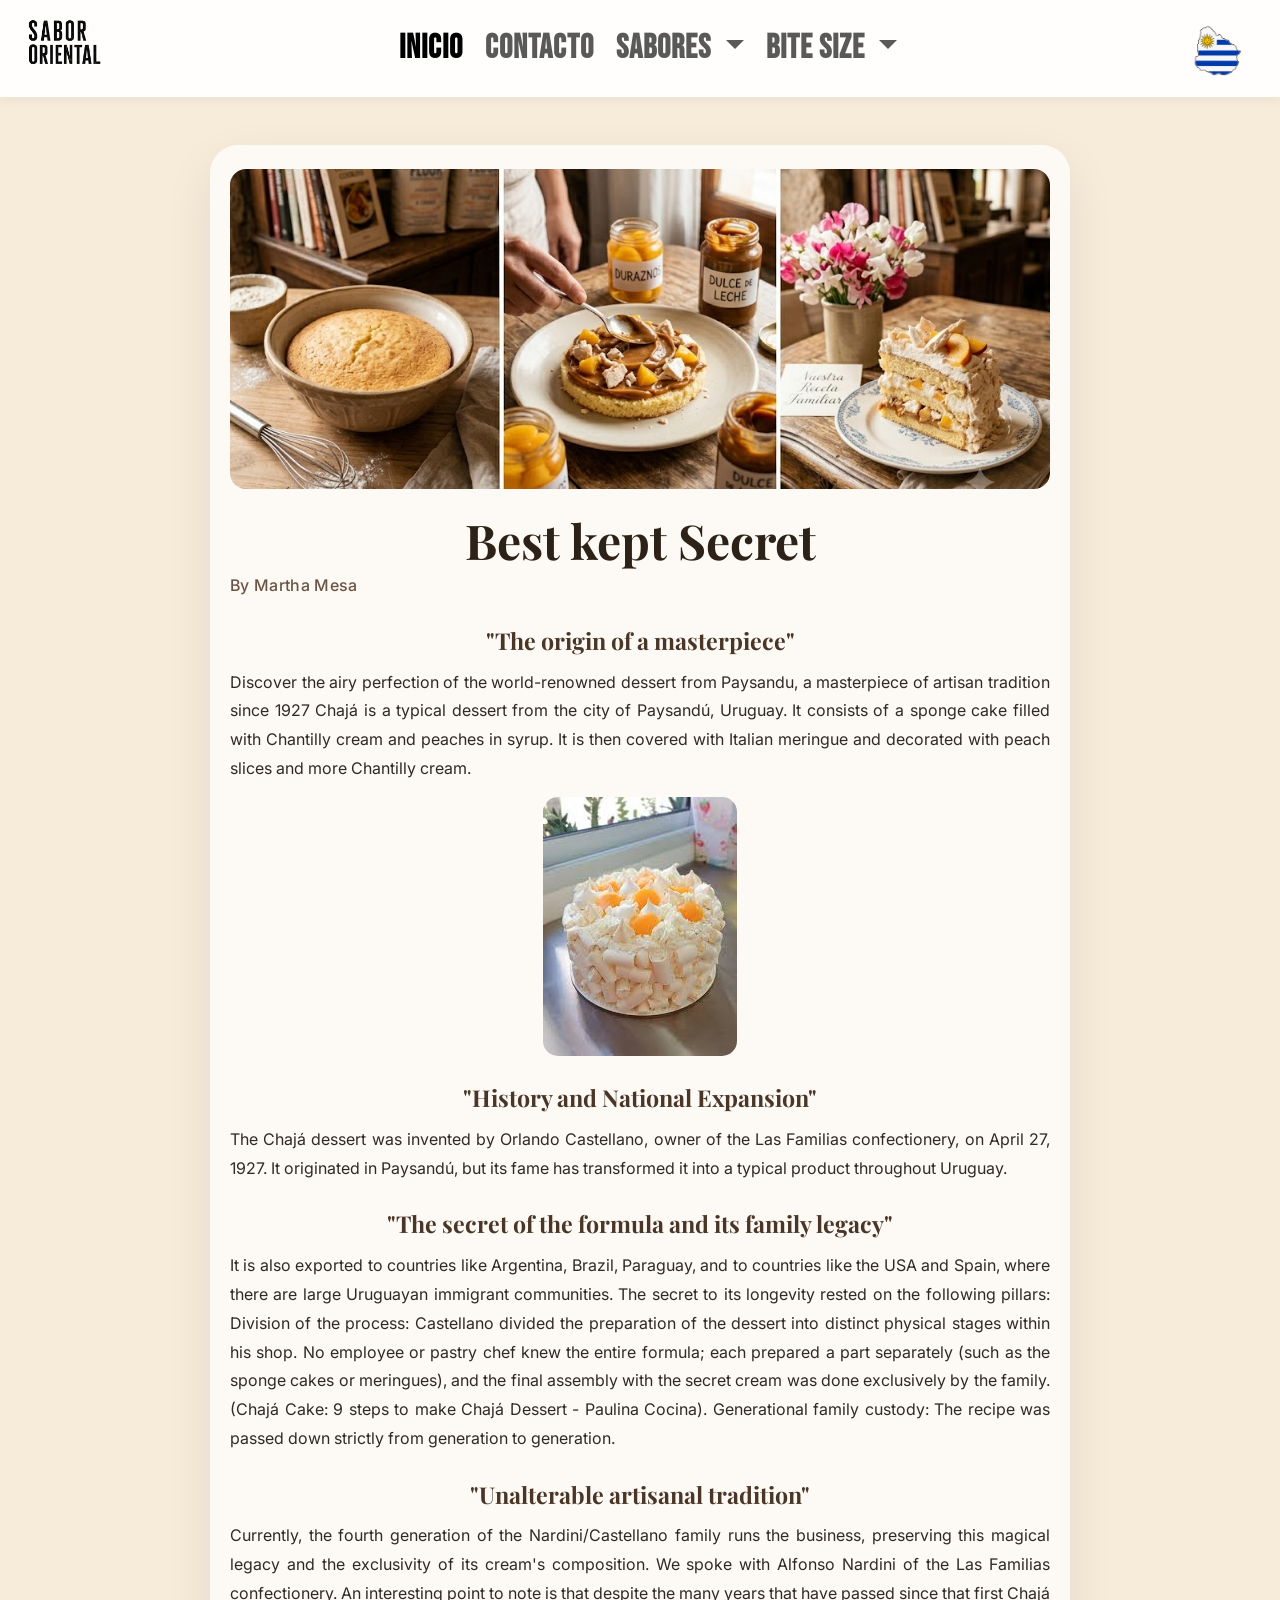
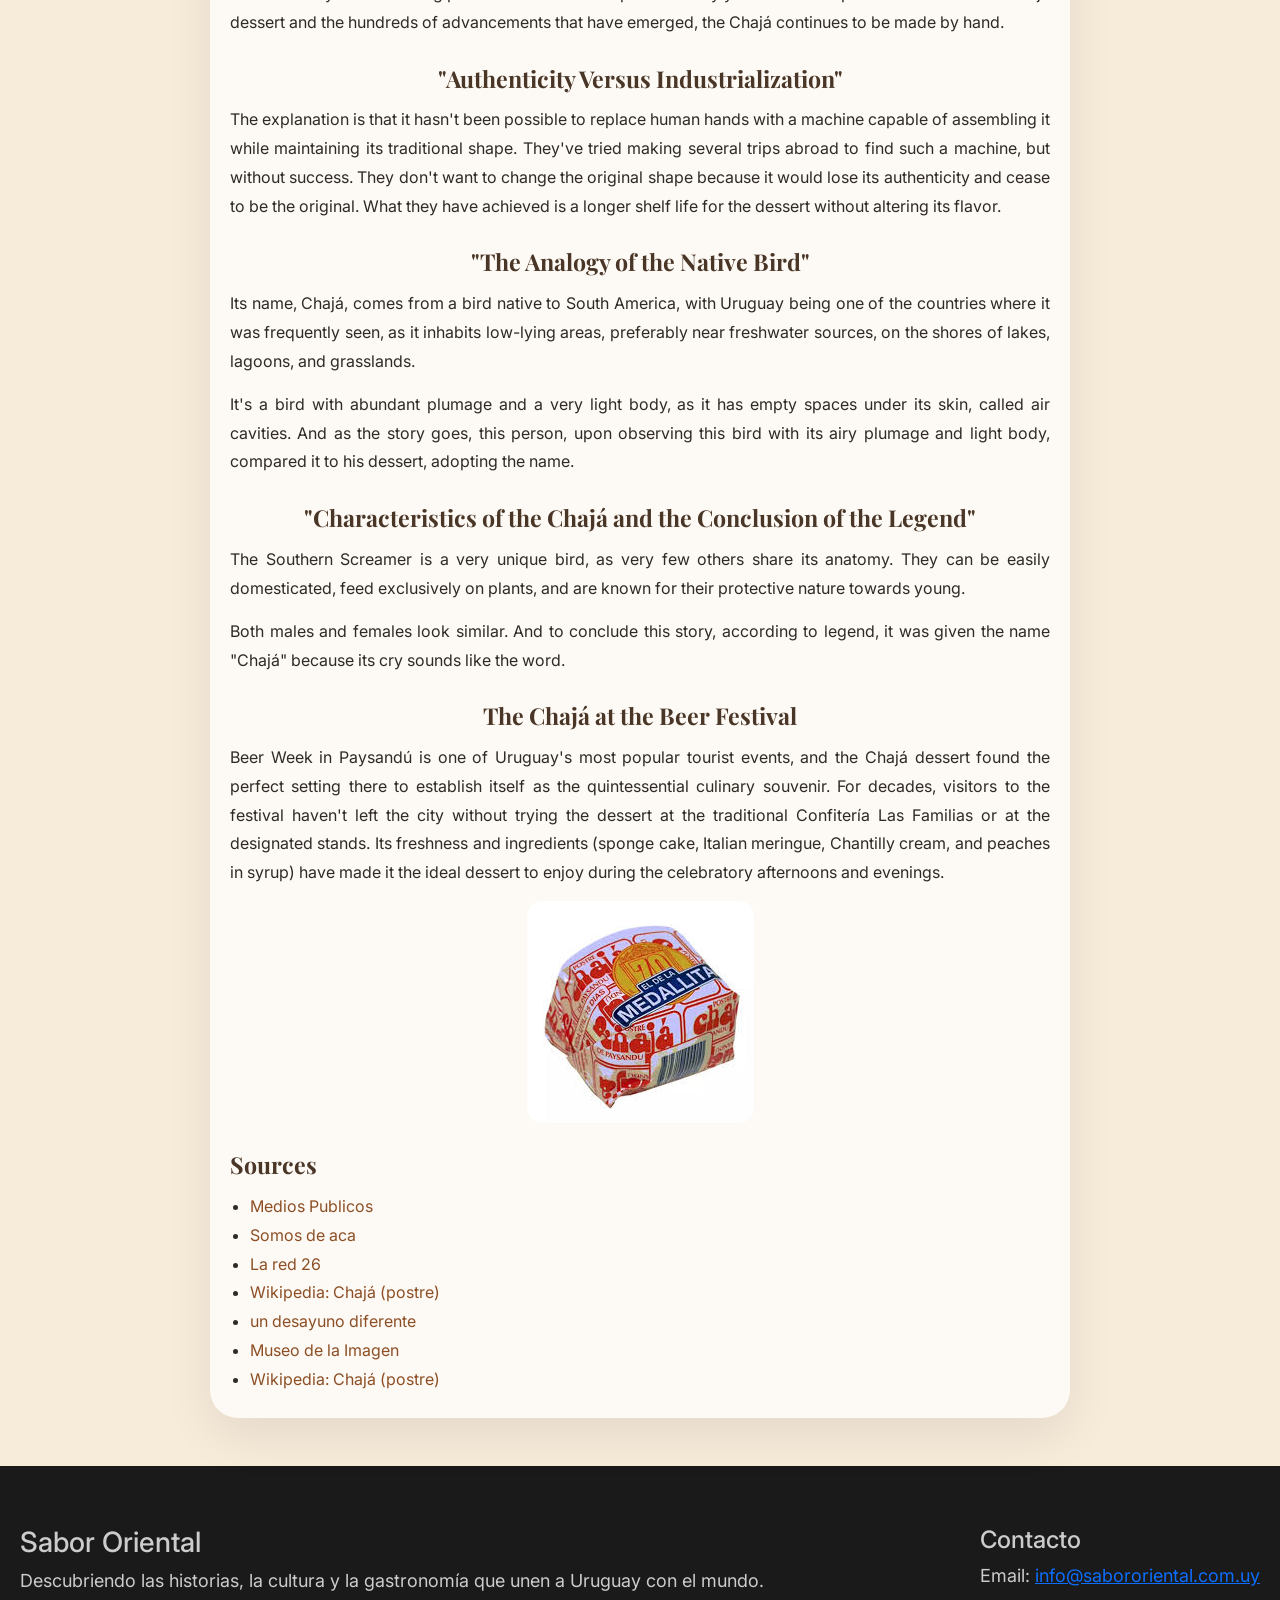
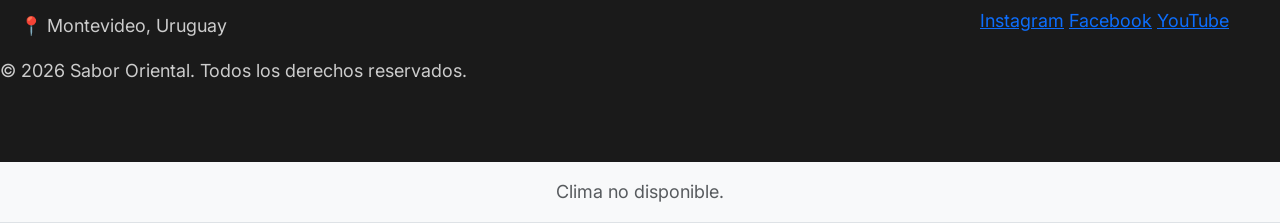
<file: ingles3.html>
<!doctype html>
<html lang="en">
  <head>
    <meta charset="UTF-8" />
    <meta name="viewport" content="width=device-width, initial-scale=1.0" />
    <title>Document</title>
    <link
      href="https://cdn.jsdelivr.net/npm/bootstrap@5.3.8/dist/css/bootstrap.min.css"
      rel="stylesheet"
      integrity="sha384-sRIl4kxILFvY47J16cr9ZwB07vP4J8+LH7qKQnuqkuIAvNWLzeN8tE5YBujZqJLB"
      crossorigin="anonymous"
    />
    <link rel="preconnect" href="https://fonts.googleapis.com" />
    <link rel="preconnect" href="https://fonts.gstatic.com" crossorigin />
    <link
      href="https://fonts.googleapis.com/css2?family=Inter:wght@300;400;500;600;700&family=Playfair+Display:wght@400;500;600;700&display=swap"
      rel="stylesheet"
    />
    <link href="front/css/estilos.css" rel="stylesheet" />
  </head>
  <body class="background-image">
    <nav class="navbar navbar-expand-lg">
      <div class="container-fluid">
        <a class="navbar-brand" href="#">
          <img
            src="front/imagenes/titulo.png"
            width="100"
            height="auto"
            alt="Logo"
          />
        </a>
        <button
          class="navbar-toggler"
          type="button"
          data-bs-toggle="collapse"
          data-bs-target="#navbarSupportedContent"
          aria-controls="navbarSupportedContent"
          aria-expanded="false"
          aria-label="Toggle navigation"
        >
          <span class="navbar-toggler-icon"></span>
        </button>
        <div class="collapse navbar-collapse" id="navbarSupportedContent">
          <ul class="navbar-nav mx-auto mb-2 mb-lg-0">
            <li class="nav-item">
              <a class="nav-link active" aria-current="page" href="index.html"
                >INICIO</a
              >
            </li>
            <li class="nav-item">
              <a class="nav-link" href="contacto.html">CONTACTO</a>
            </li>

            <li class="nav-item dropdown">
              <a
                class="nav-link dropdown-toggle"
                href="#"
                role="button"
                data-bs-toggle="dropdown"
                aria-expanded="false"
              >
                SABORES
              </a>
              <ul class="dropdown-menu">
                <li>
                  <a class="dropdown-item" href="/articulo.html?id=1"
                    >Torta Frita</a
                  >
                </li>
                <li>
                  <a class="dropdown-item" href="/articulo.html?id=2"
                    >Postre Chajá</a
                  >
                </li>
                <li>
                  <a class="dropdown-item" href="/articulo.html?id=3">Asado</a>
                </li>
                <li>
                  <a class="dropdown-item" href="/articulo.html?id=4"
                    >Alfajor</a
                  >
                </li>
                <li>
                  <a class="dropdown-item" href="/articulo.html?id=5">Mate</a>
                </li>
              </ul>
            </li>
            <li class="nav-item dropdown">
              <a
                class="nav-link dropdown-toggle"
                href="#"
                role="button"
                data-bs-toggle="dropdown"
                aria-expanded="false"
              >
                BITE SIZE
              </a>
              <ul class="dropdown-menu">
                <li>
                  <a class="dropdown-item" href="ingles1.html"
                    >The Origin of the “Torta frita” Festival</a
                  >
                </li>
                <li>
                  <a class="dropdown-item" href="ingles2.html"
                    >Mate National Festival</a
                  >
                </li>
                <li>
                  <a class="dropdown-item" href="ingles3.html"
                    >Best kept Secret</a
                  >
                </li>
                <li>
                  <a class="dropdown-item" href="ingles4.html"
                    >400 Years of Uruguayan Tradition</a
                  >
                </li>
                <li>
                  <a class="dropdown-item" href="ingles5.html"
                    >A journey between two worlds(by Pablo)</a
                  >
                </li>
              </ul>
            </li>
          </ul>
          <img
            class="logouru"
            src="front/imagenes/uru.png"
            width="100"
            height="auto"
            alt="Logo"
          />
        </div>
      </div>
    </nav>
    <main class="article-page container my-5">
      <article class="article-content article-english mx-auto text-center">
        <div class="article-hero mb-4">
          <img
            src="front/imagenes/imghis.jpg"
            class="img-fluid rounded-4 article-hero-image"
            alt="Pablo article illustration"
          />
        </div>

        <h1 class="article-title">Best kept Secret</h1>
        <p class="article-byline mb-4">By Martha Mesa</p>

        <section class="article-section">
          <h2>"The origin of a masterpiece"</h2>

          <p>
            Discover the airy perfection of the world-renowned dessert from
            Paysandu, a masterpiece of artisan tradition since 1927 Chajá is a
            typical dessert from the city of Paysandú, Uruguay. It consists of a
            sponge cake filled with Chantilly cream and peaches in syrup. It is
            then covered with Italian meringue and decorated with peach slices
            and more Chantilly cream.
          </p>

          <img src="front/imagenes/images (1).jpg" alt="Chajá dessert" />
        </section>

        <section class="article-section">
          <h2>"History and National Expansion"</h2>
          <p>
            The Chajá dessert was invented by Orlando Castellano, owner of the
            Las Familias confectionery, on April 27, 1927. It originated in
            Paysandú, but its fame has transformed it into a typical product
            throughout Uruguay.
          </p>
        </section>

        <section class="article-section">
          <h2>"The secret of the formula and its family legacy"</h2>
          <p>
            It is also exported to countries like Argentina, Brazil, Paraguay,
            and to countries like the USA and Spain, where there are large
            Uruguayan immigrant communities. The secret to its longevity rested
            on the following pillars: Division of the process: Castellano
            divided the preparation of the dessert into distinct physical stages
            within his shop. No employee or pastry chef knew the entire formula;
            each prepared a part separately (such as the sponge cakes or
            meringues), and the final assembly with the secret cream was done
            exclusively by the family. (Chajá Cake: 9 steps to make Chajá
            Dessert - Paulina Cocina). Generational family custody: The recipe
            was passed down strictly from generation to generation.
          </p>
        </section>
        <section class="article-section">
          <h2>"Unalterable artisanal tradition"</h2>
          <p>
            Currently, the fourth generation of the Nardini/Castellano family
            runs the business, preserving this magical legacy and the
            exclusivity of its cream's composition. We spoke with Alfonso
            Nardini of the Las Familias confectionery. An interesting point to
            note is that despite the many years that have passed since that
            first Chajá dessert and the hundreds of advancements that have
            emerged, the Chajá continues to be made by hand.
          </p>
        </section>
        <section class="article-section">
          <h2>"Authenticity Versus Industrialization"</h2>

          <p>
            The explanation is that it hasn't been possible to replace human
            hands with a machine capable of assembling it while maintaining its
            traditional shape. They've tried making several trips abroad to find
            such a machine, but without success. They don't want to change the
            original shape because it would lose its authenticity and cease to
            be the original. What they have achieved is a longer shelf life for
            the dessert without altering its flavor.
          </p>
        </section>
        <section class="article-section">
          <h2>"The Analogy of the Native Bird"</h2>

          <p>
            Its name, Chajá, comes from a bird native to South America, with
            Uruguay being one of the countries where it was frequently seen, as
            it inhabits low-lying areas, preferably near freshwater sources, on
            the shores of lakes, lagoons, and grasslands.
          </p>
          <p>
            It's a bird with abundant plumage and a very light body, as it has
            empty spaces under its skin, called air cavities. And as the story
            goes, this person, upon observing this bird with its airy plumage
            and light body, compared it to his dessert, adopting the name.
          </p>
        </section>
        <section class="article-section">
          <h2>
            "Characteristics of the Chajá and the Conclusion of the Legend"
          </h2>
          <p>
            The Southern Screamer is a very unique bird, as very few others
            share its anatomy. They can be easily domesticated, feed exclusively
            on plants, and are known for their protective nature towards young.
          </p>
          <p>
            Both males and females look similar. And to conclude this story,
            according to legend, it was given the name "Chajá" because its cry
            sounds like the word.
          </p>
        </section>
        <section class="article-section">
          <h2>The Chajá at the Beer Festival</h2>
          <p>
            Beer Week in Paysandú is one of Uruguay's most popular tourist
            events, and the Chajá dessert found the perfect setting there to
            establish itself as the quintessential culinary souvenir. For
            decades, visitors to the festival haven't left the city without
            trying the dessert at the traditional Confitería Las Familias or at
            the designated stands. Its freshness and ingredients (sponge cake,
            Italian meringue, Chantilly cream, and peaches in syrup) have made
            it the ideal dessert to enjoy during the celebratory afternoons and
            evenings.
          </p>

          <img src="front/imagenes/chaja4.jpg" />
        </section>
        <section class="article-section article-sources">
          <h2>Sources</h2>
          <ul>
            <li>
              <a
                href="https://mediospublicos.uy/chaja-el-postre-uruguayo-que-considerado-entre-los-mejores-del-mundo/"
                >Medios Publicos</a
              >
            </li>
            <li>
              <a
                href="https://somosdeaca.uy/contenido/290/postre-chaja-conoce-la-historia-de-este-emblematico-postre-sanducero-que-nos-rep"
                >Somos de aca</a
              >
            </li>
            <li>
              <a href="https://lared26.com.uy/">La red 26</a>
            </li>
            <li>
              <a href="https://es.wikipedia.org/wiki/Chaj%C3%A1_(postre)"
                >Wikipedia: Chajá (postre)</a
              >
            </li>
            <li>
              <a
                href="https://www.facebook.com/ViajeAlaVuelta/posts/un-desayuno-diferentellegamos-a-paysand%C3%BA-y-no-podemos-seguir-de-largo-sin-comer-/1182486008510729/"
                >un desayuno diferente</a
              >
            </li>
            <li>
              <a
                href="https://www.flickr.com/photos/usembassy_montevideo/5246047733"
                >Museo de la Imagen</a
              >
            </li>
            <li>
              <a href="https://es.wikipedia.org/wiki/Chaj%C3%A1_(postre)"
                >Wikipedia: Chajá (postre)</a
              >
            </li>
          </ul>
        </section>
      </article>
    </main>
    <footer class="mt-5 footer-sabor-oriental">
      <span class="footer-container">
        <div class="footer-section sobre-nosotros">
          <span class="footerizquierda">
            <h3 class="footer-titulo">Sabor Oriental</h3>
            <p>
              Descubriendo las historias, la cultura y la gastronomía que unen a
              Uruguay con el mundo.
            </p>
            <p class="ubicacion">📍 Montevideo, Uruguay</p>
          </span>
        </div>
        <span class="footerderecha">
          <div class="footer-section contacto-redes">
            <h4>Contacto</h4>
            <p>
              Email:
              <a href="mailto:info@sabororiental.com.uy"
                >info@sabororiental.com.uy</a
              >
            </p>
            <div class="redes-sociales">
              <a href="#" target="_blank">Instagram</a>
              <a href="#" target="_blank">Facebook</a>
              <a href="#" target="_blank">YouTube</a>
            </div>
          </div>
        </span>
      </span>
      <div class="footer-bottom">
        <p>&copy; 2026 Sabor Oriental. Todos los derechos reservados.</p>
      </div>
    </footer>
    <!-- Sección de clima en index.html -->
    <section class="py-3 bg-light border-bottom">
      <div class="container">
        <div id="clima" class="text-center">
          <p class="text-muted mb-0">Cargando clima...</p>
        </div>
      </div>
    </section>
    <script src="front/js/articulo.js"></script>
    <script
      src="https://cdn.jsdelivr.net/npm/bootstrap@5.3.8/dist/js/bootstrap.bundle.min.js"
      integrity="sha384-FKyoEForCGlyvwx9Hj09JcYn3nv7wiPVlz7YYwJrWVcXK/BmnVDxM+D2scQbITxI"
      crossorigin="anonymous"
    ></script>
  </body>
</html>
</file>
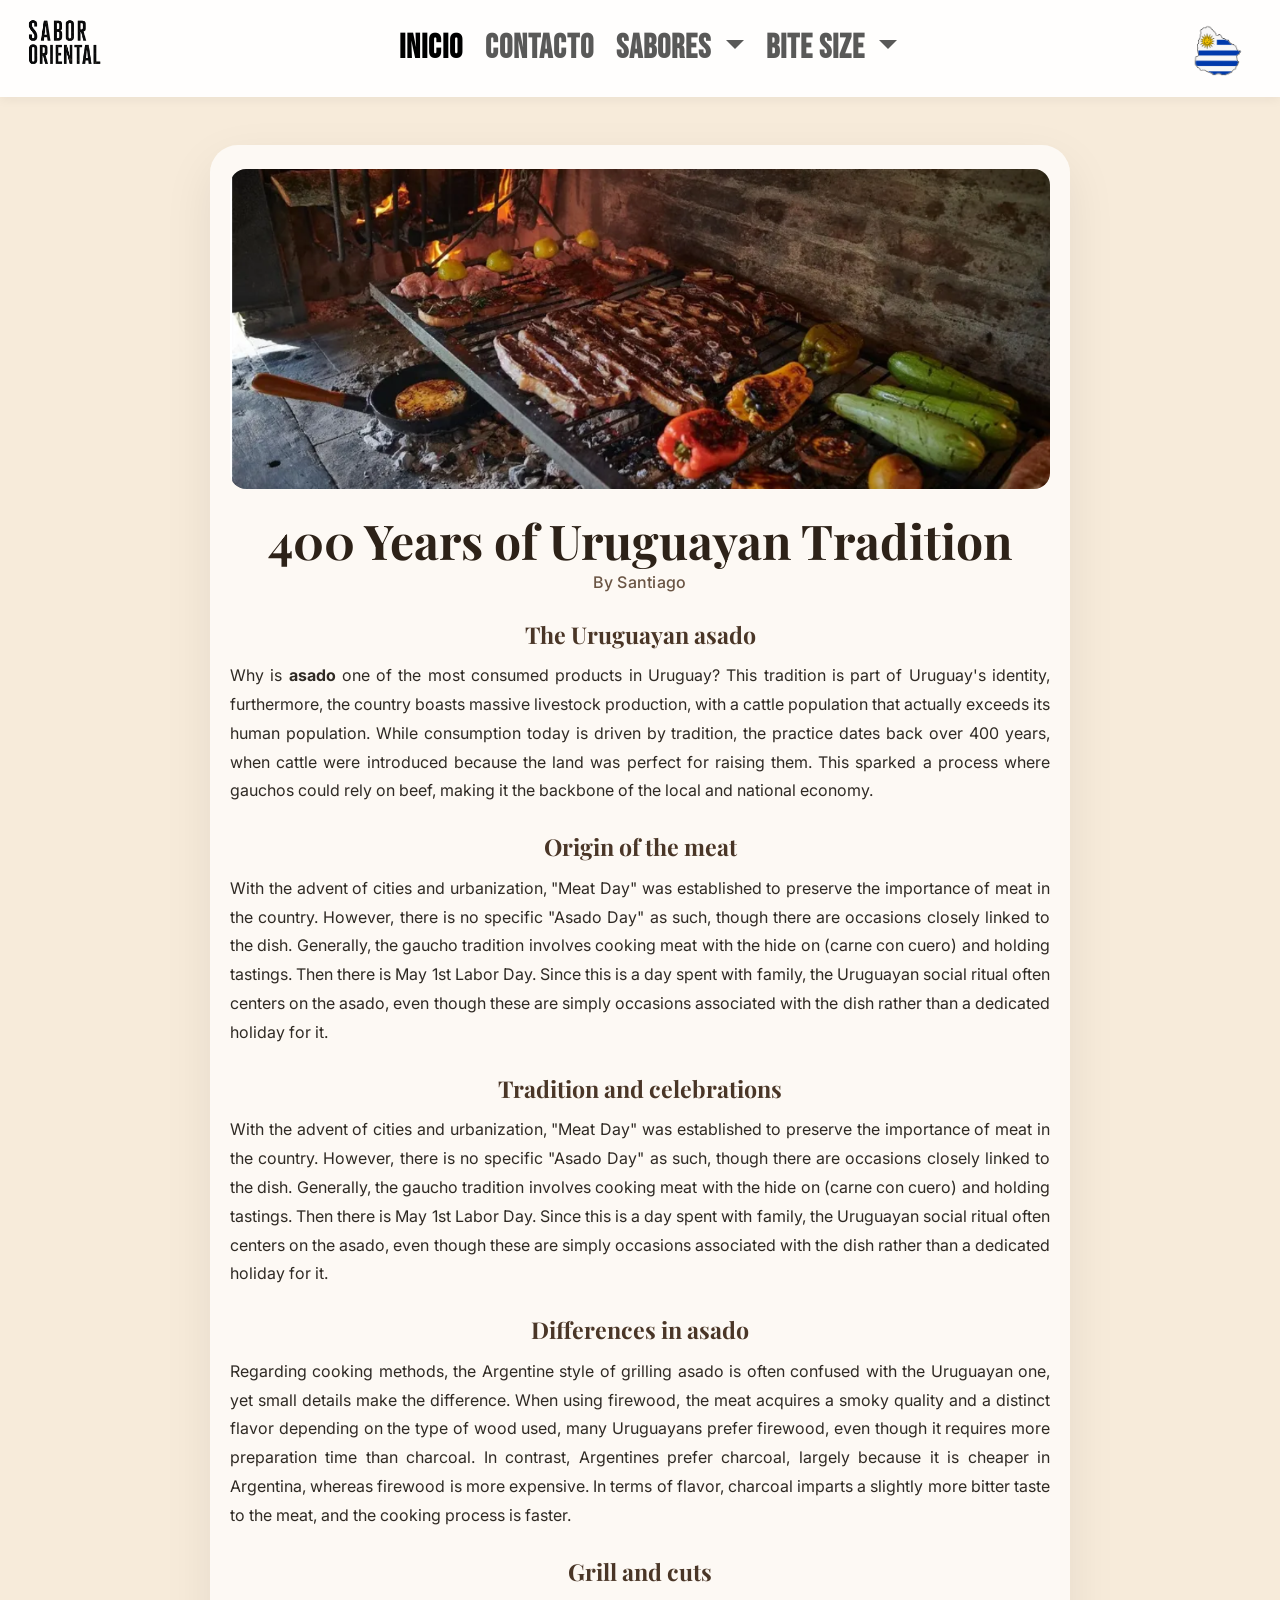
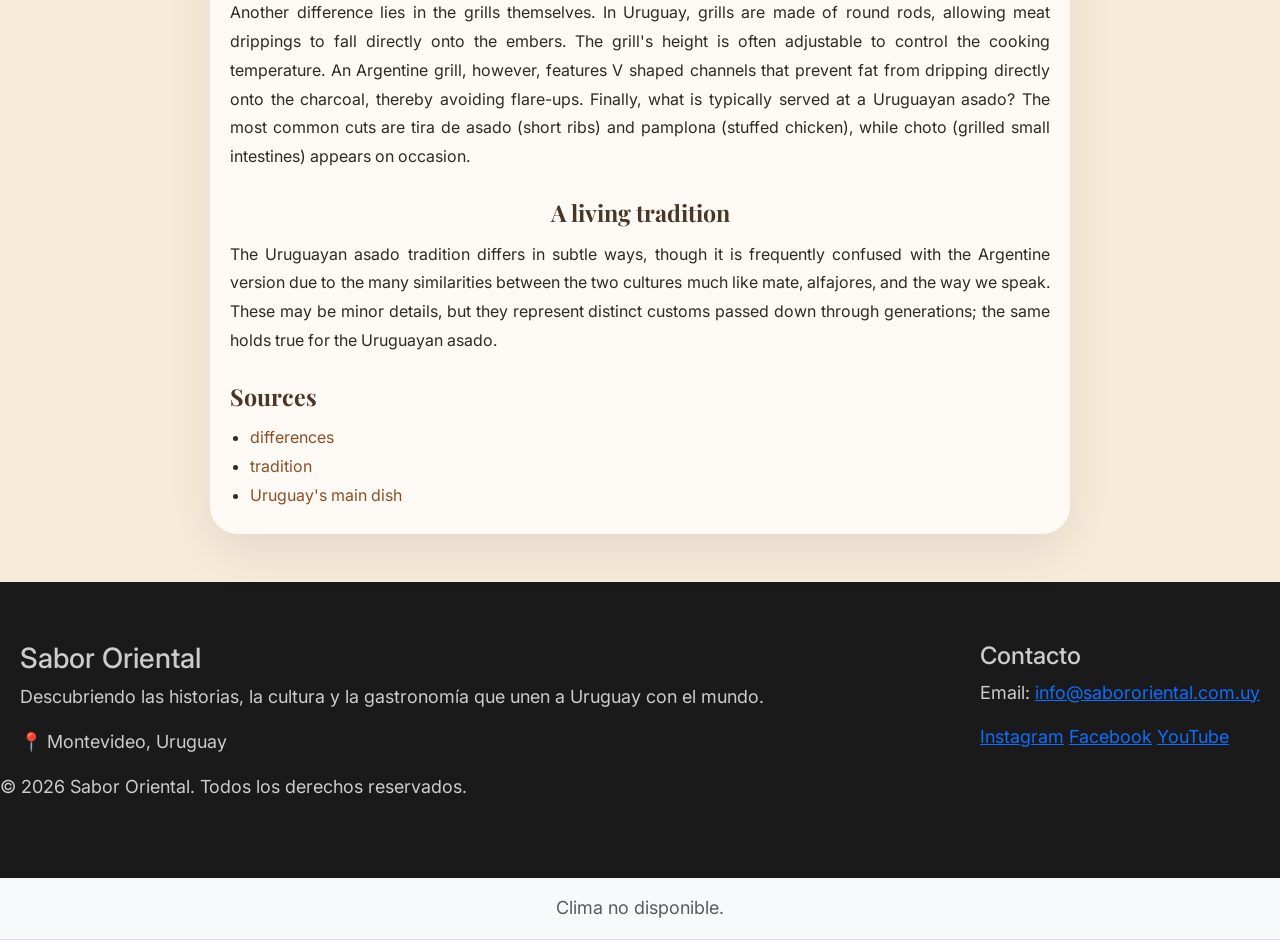
<file: ingles4.html>
<!doctype html>
<html lang="en">
  <head>
    <meta charset="UTF-8" />
    <meta name="viewport" content="width=device-width, initial-scale=1.0" />
    <title>Document</title>
    <link
      href="https://cdn.jsdelivr.net/npm/bootstrap@5.3.8/dist/css/bootstrap.min.css"
      rel="stylesheet"
      integrity="sha384-sRIl4kxILFvY47J16cr9ZwB07vP4J8+LH7qKQnuqkuIAvNWLzeN8tE5YBujZqJLB"
      crossorigin="anonymous"
    />
    <link rel="preconnect" href="https://fonts.googleapis.com" />
    <link rel="preconnect" href="https://fonts.gstatic.com" crossorigin />
    <link
      href="https://fonts.googleapis.com/css2?family=Inter:wght@300;400;500;600;700&family=Playfair+Display:wght@400;500;600;700&display=swap"
      rel="stylesheet"
    />
    <link href="front/css/estilos.css" rel="stylesheet" />
  </head>
  <body class="background-image">
    <nav class="navbar navbar-expand-lg">
      <div class="container-fluid">
        <a class="navbar-brand" href="#">
          <img
            src="front/imagenes/titulo.png"
            width="100"
            height="auto"
            alt="Logo"
          />
        </a>
        <button
          class="navbar-toggler"
          type="button"
          data-bs-toggle="collapse"
          data-bs-target="#navbarSupportedContent"
          aria-controls="navbarSupportedContent"
          aria-expanded="false"
          aria-label="Toggle navigation"
        >
          <span class="navbar-toggler-icon"></span>
        </button>
        <div class="collapse navbar-collapse" id="navbarSupportedContent">
          <ul class="navbar-nav mx-auto mb-2 mb-lg-0">
            <li class="nav-item">
              <a class="nav-link active" aria-current="page" href="index.html"
                >INICIO</a
              >
            </li>
            <li class="nav-item">
              <a class="nav-link" href="contacto.html">CONTACTO</a>
            </li>

            <li class="nav-item dropdown">
              <a
                class="nav-link dropdown-toggle"
                href="#"
                role="button"
                data-bs-toggle="dropdown"
                aria-expanded="false"
              >
                SABORES
              </a>
              <ul class="dropdown-menu">
                <li>
                  <a class="dropdown-item" href="/articulo.html?id=1"
                    >Torta Frita</a
                  >
                </li>
                <li>
                  <a class="dropdown-item" href="/articulo.html?id=2"
                    >Postre Chajá</a
                  >
                </li>
                <li>
                  <a class="dropdown-item" href="/articulo.html?id=3">Asado</a>
                </li>
                <li>
                  <a class="dropdown-item" href="/articulo.html?id=4"
                    >Alfajor</a
                  >
                </li>
                <li>
                  <a class="dropdown-item" href="/articulo.html?id=5">Mate</a>
                </li>
              </ul>
            </li>
            <li class="nav-item dropdown">
              <a
                class="nav-link dropdown-toggle"
                href="#"
                role="button"
                data-bs-toggle="dropdown"
                aria-expanded="false"
              >
                BITE SIZE
              </a>
              <ul class="dropdown-menu">
                <li>
                  <a class="dropdown-item" href="ingles1.html"
                    >The Origin of the “Torta frita” Festival</a
                  >
                </li>
                <li>
                  <a class="dropdown-item" href="ingles2.html"
                    >Mate National Festival</a
                  >
                </li>
                <li>
                  <a class="dropdown-item" href="ingles3.html"
                    >Best kept Secret</a
                  >
                </li>
                <li>
                  <a class="dropdown-item" href="ingles4.html"
                    >400 Years of Uruguayan Tradition</a
                  >
                </li>
                <li>
                  <a class="dropdown-item" href="ingles5.html"
                    >A journey between two worlds(by Pablo)</a
                  >
                </li>
                <li><hr class="dropdown-divider" /></li>
              </ul>
            </li>
          </ul>
          <img
            class="logouru"
            src="front/imagenes/uru.png"
            width="100"
            height="auto"
            alt="Logo"
          />
        </div>
      </div>
    </nav>
    <main class="article-page container my-5">
      <article class="article-content article-english mx-auto text-center">
        <div class="article-hero mb-4">
          <img
            src="front/imagenes/asadosanti.png"
            class="img-fluid rounded-4 article-hero-image"
            alt="Santiago article illustration"
          />
        </div>

        <h1 class="article-title">400 Years of Uruguayan Tradition</h1>
        <h3 class="article-byline mb-4">By Santiago</h3>

        <section class="article-section">
          <h2>The Uruguayan asado</h2>
          <p>
            Why is <strong>asado </strong>one of the most consumed products in
            Uruguay? This tradition is part of Uruguay's identity, furthermore,
            the country boasts massive livestock production, with a cattle
            population that actually exceeds its human population. While
            consumption today is driven by tradition, the practice dates back
            over 400 years, when cattle were introduced because the land was
            perfect for raising them. This sparked a process where gauchos could
            rely on beef, making it the backbone of the local and national
            economy.
          </p>
        </section>

        <section class="article-section">
          <h2>Origin of the meat</h2>
          <p>
            With the advent of cities and urbanization, "Meat Day" was
            established to preserve the importance of meat in the country.
            However, there is no specific "Asado Day" as such, though there are
            occasions closely linked to the dish. Generally, the gaucho
            tradition involves cooking meat with the hide on (carne con cuero)
            and holding tastings. Then there is May 1st Labor Day. Since this is
            a day spent with family, the Uruguayan social ritual often centers
            on the asado, even though these are simply occasions associated with
            the dish rather than a dedicated holiday for it.
          </p>
        </section>

        <section class="article-section">
          <h2>Tradition and celebrations</h2>
          <p>
            With the advent of cities and urbanization, "Meat Day" was
            established to preserve the importance of meat in the country.
            However, there is no specific "Asado Day" as such, though there are
            occasions closely linked to the dish. Generally, the gaucho
            tradition involves cooking meat with the hide on (carne con cuero)
            and holding tastings. Then there is May 1st Labor Day. Since this is
            a day spent with family, the Uruguayan social ritual often centers
            on the asado, even though these are simply occasions associated with
            the dish rather than a dedicated holiday for it.
          </p>
        </section>

        <section class="article-section">
          <h2>Differences in asado</h2>
          <p>
            Regarding cooking methods, the Argentine style of grilling asado is
            often confused with the Uruguayan one, yet small details make the
            difference. When using firewood, the meat acquires a smoky quality
            and a distinct flavor depending on the type of wood used, many
            Uruguayans prefer firewood, even though it requires more preparation
            time than charcoal. In contrast, Argentines prefer charcoal, largely
            because it is cheaper in Argentina, whereas firewood is more
            expensive. In terms of flavor, charcoal imparts a slightly more
            bitter taste to the meat, and the cooking process is faster.
          </p>
        </section>

        <section class="article-section">
          <h2>Grill and cuts</h2>
          <p>
            Another difference lies in the grills themselves. In Uruguay, grills
            are made of round rods, allowing meat drippings to fall directly
            onto the embers. The grill's height is often adjustable to control
            the cooking temperature. An Argentine grill, however, features V
            shaped channels that prevent fat from dripping directly onto the
            charcoal, thereby avoiding flare-ups. Finally, what is typically
            served at a Uruguayan asado? The most common cuts are tira de asado
            (short ribs) and pamplona (stuffed chicken), while choto (grilled
            small intestines) appears on occasion.
          </p>
        </section>
        <section class="article-section">
          <h2>A living tradition</h2>
          <p>
            The Uruguayan asado tradition differs in subtle ways, though it is
            frequently confused with the Argentine version due to the many
            similarities between the two cultures much like mate, alfajores, and
            the way we speak. These may be minor details, but they represent
            distinct customs passed down through generations; the same holds
            true for the Uruguayan asado.
          </p>
        </section>

        <section class="article-section article-sources">
          <h2>Sources</h2>
          <ul>
            <li>
              <a
                href="https://blog.scoolinary.com/conoces-las-diferencias-entre-el-asado-argentino-y-el-uruguayo"
                >differences</a
              >
            </li>
            <li>
              <a href="https://urubus.com.uy/blog/tradiciones-de-uruguay/"
                >tradition</a
              >
            </li>
            <li>
              <a
                href="https://rea.ceibal.edu.uy/elp/tradicional_uruguayo_y_comestible/el_principal.html"
                >Uruguay's main dish</a
              >
            </li>
          </ul>
        </section>
      </article>
    </main>
    <footer class="mt-5 footer-sabor-oriental">
      <span class="footer-container">
        <div class="footer-section sobre-nosotros">
          <span class="footerizquierda">
            <h3 class="footer-titulo">Sabor Oriental</h3>
            <p>
              Descubriendo las historias, la cultura y la gastronomía que unen a
              Uruguay con el mundo.
            </p>
            <p class="ubicacion">📍 Montevideo, Uruguay</p>
          </span>
        </div>
        <span class="footerderecha">
          <div class="footer-section contacto-redes">
            <h4>Contacto</h4>
            <p>
              Email:
              <a href="mailto:info@sabororiental.com.uy"
                >info@sabororiental.com.uy</a
              >
            </p>
            <div class="redes-sociales">
              <a href="#" target="_blank">Instagram</a>
              <a href="#" target="_blank">Facebook</a>
              <a href="#" target="_blank">YouTube</a>
            </div>
          </div>
        </span>
      </span>
      <div class="footer-bottom">
        <p>&copy; 2026 Sabor Oriental. Todos los derechos reservados.</p>
      </div>
    </footer>
    <!-- Sección de clima en index.html -->
    <section class="py-3 bg-light border-bottom">
      <div class="container">
        <div id="clima" class="text-center">
          <p class="text-muted mb-0">Cargando clima...</p>
        </div>
      </div>
    </section>
    <script src="front/js/articulo.js"></script>
    <script
      src="https://cdn.jsdelivr.net/npm/bootstrap@5.3.8/dist/js/bootstrap.bundle.min.js"
      integrity="sha384-FKyoEForCGlyvwx9Hj09JcYn3nv7wiPVlz7YYwJrWVcXK/BmnVDxM+D2scQbITxI"
      crossorigin="anonymous"
    ></script>
  </body>
</html>
</file>
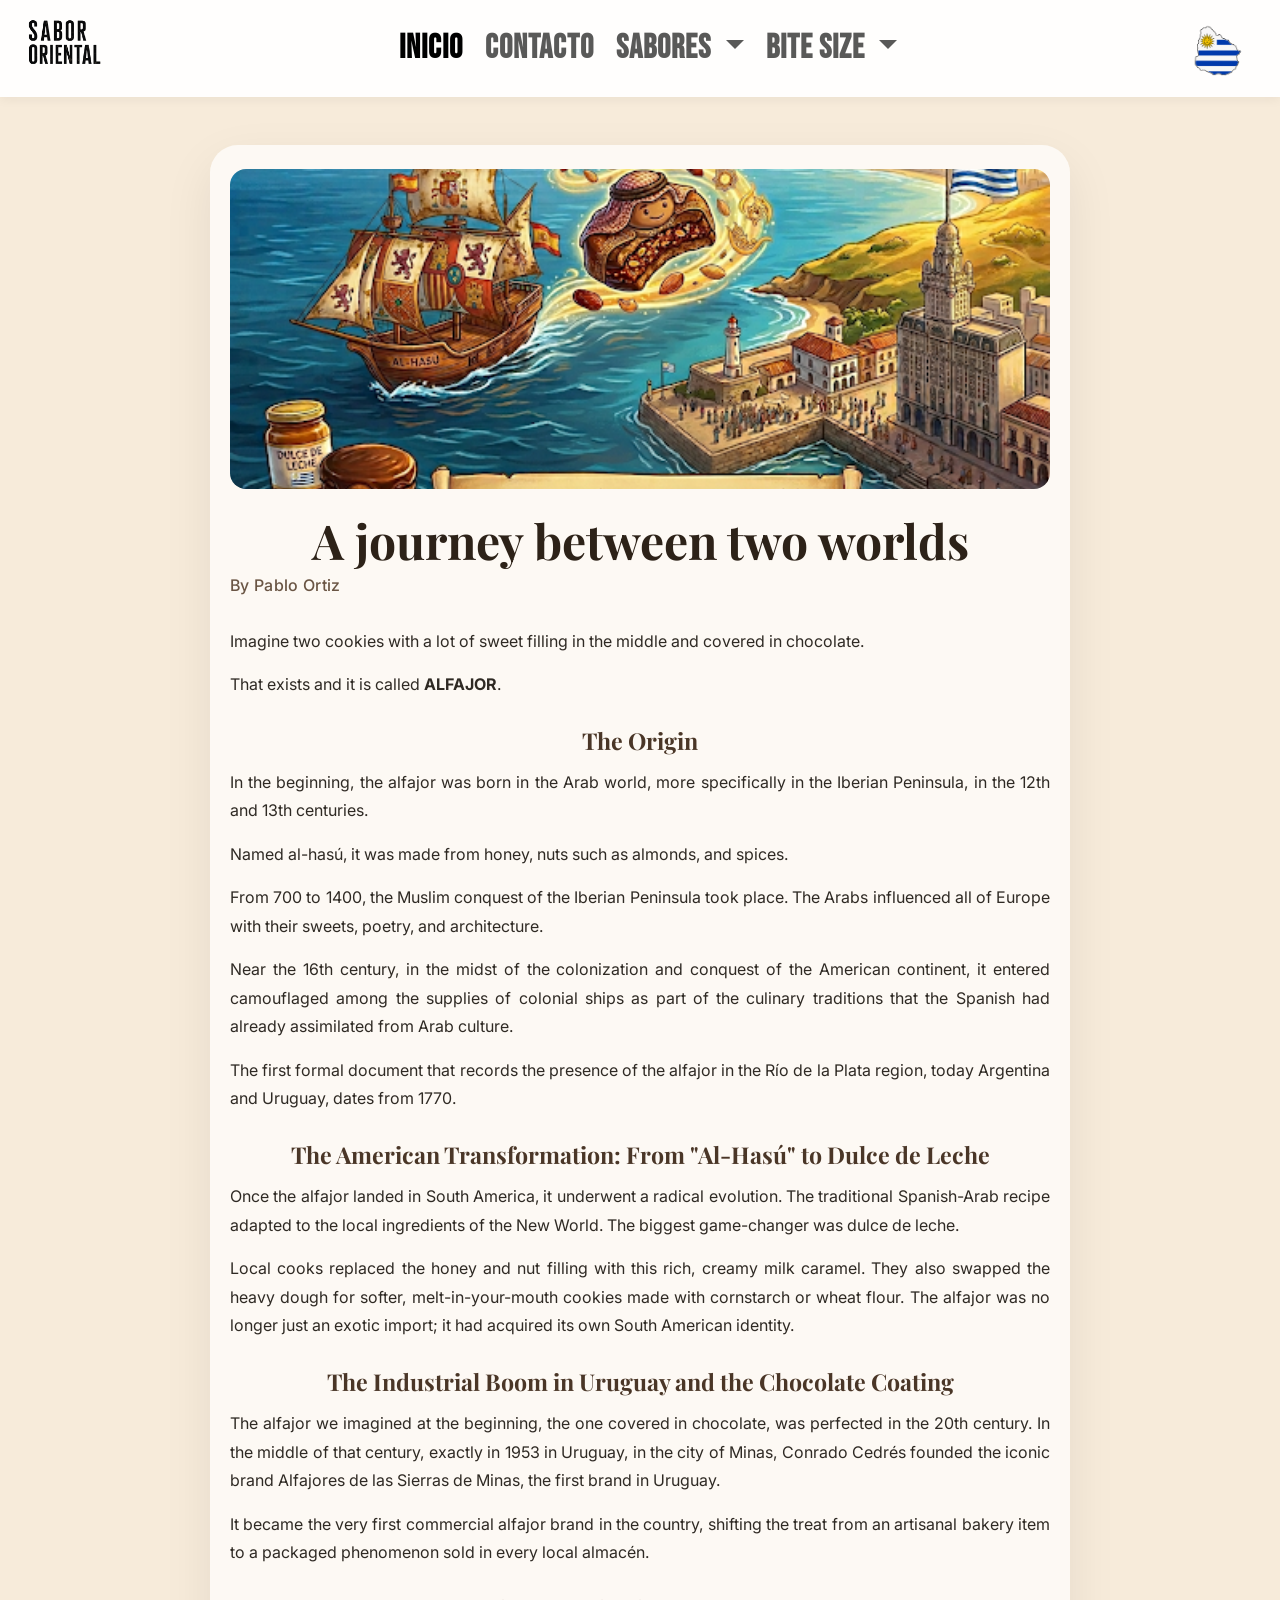
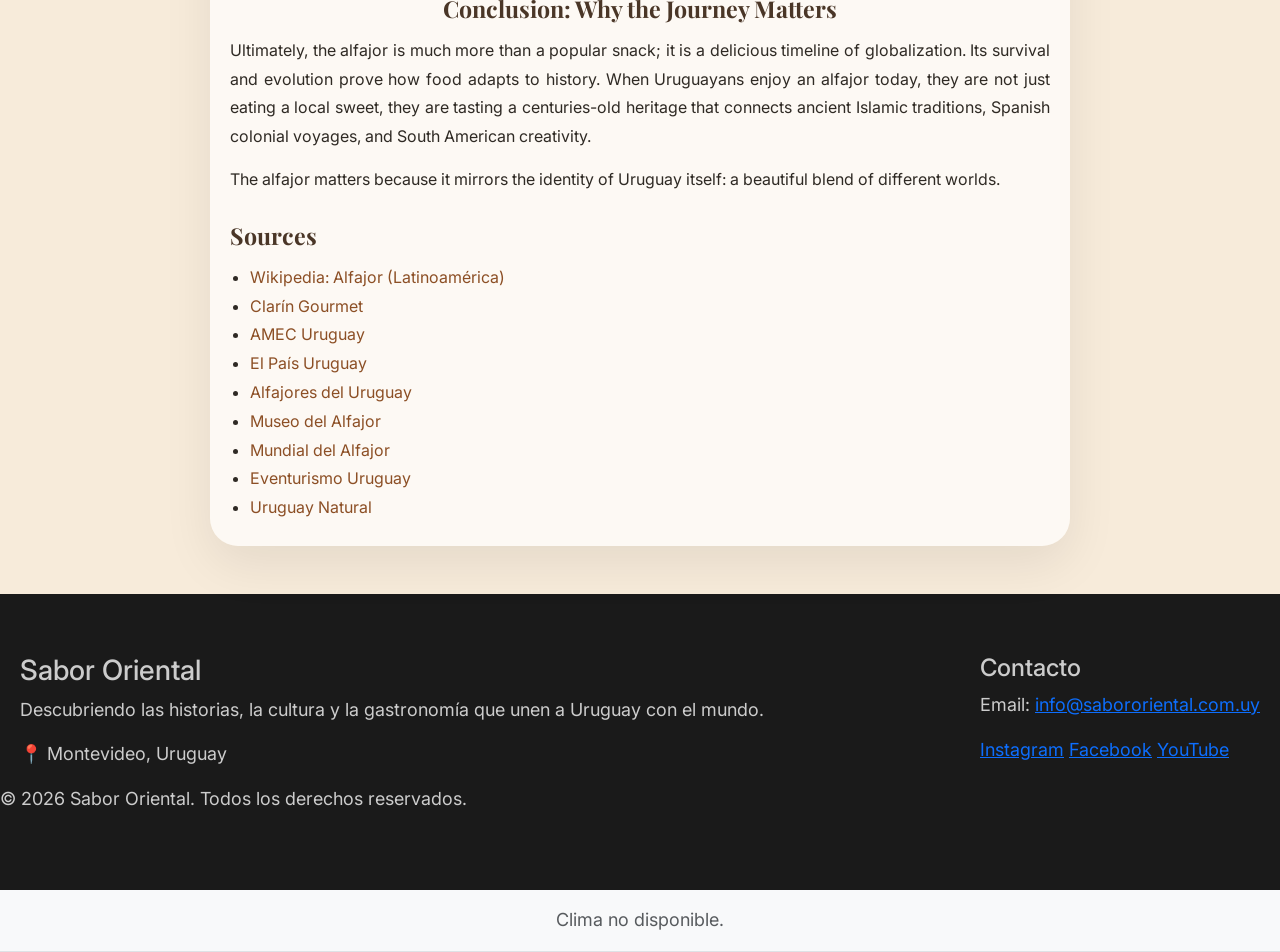
<file: ingles5.html>
<!doctype html>
<html lang="en">
  <head>
    <meta charset="UTF-8" />
    <meta name="viewport" content="width=device-width, initial-scale=1.0" />
    <title>Document</title>
    <link
      href="https://cdn.jsdelivr.net/npm/bootstrap@5.3.8/dist/css/bootstrap.min.css"
      rel="stylesheet"
      integrity="sha384-sRIl4kxILFvY47J16cr9ZwB07vP4J8+LH7qKQnuqkuIAvNWLzeN8tE5YBujZqJLB"
      crossorigin="anonymous"
    />
    <link rel="preconnect" href="https://fonts.googleapis.com" />
    <link rel="preconnect" href="https://fonts.gstatic.com" crossorigin />
    <link
      href="https://fonts.googleapis.com/css2?family=Inter:wght@300;400;500;600;700&family=Playfair+Display:wght@400;500;600;700&display=swap"
      rel="stylesheet"
    />
    <link href="front/css/estilos.css" rel="stylesheet" />
  </head>
  <body class="background-image">
    <nav class="navbar navbar-expand-lg">
      <div class="container-fluid">
        <a class="navbar-brand" href="#">
          <img
            src="front/imagenes/titulo.png"
            width="100"
            height="auto"
            alt="Logo"
          />
        </a>
        <button
          class="navbar-toggler"
          type="button"
          data-bs-toggle="collapse"
          data-bs-target="#navbarSupportedContent"
          aria-controls="navbarSupportedContent"
          aria-expanded="false"
          aria-label="Toggle navigation"
        >
          <span class="navbar-toggler-icon"></span>
        </button>
        <div class="collapse navbar-collapse" id="navbarSupportedContent">
          <ul class="navbar-nav mx-auto mb-2 mb-lg-0">
            <li class="nav-item">
              <a class="nav-link active" aria-current="page" href="index.html"
                >INICIO</a
              >
            </li>
            <li class="nav-item">
              <a class="nav-link" href="contacto.html">CONTACTO</a>
            </li>

            <li class="nav-item dropdown">
              <a
                class="nav-link dropdown-toggle"
                href="#"
                role="button"
                data-bs-toggle="dropdown"
                aria-expanded="false"
              >
                SABORES
              </a>
              <ul class="dropdown-menu">
                <li>
                  <a class="dropdown-item" href="/articulo.html?id=1"
                    >Torta Frita</a
                  >
                </li>
                <li>
                  <a class="dropdown-item" href="/articulo.html?id=2"
                    >Postre Chajá</a
                  >
                </li>
                <li>
                  <a class="dropdown-item" href="/articulo.html?id=3">Asado</a>
                </li>
                <li>
                  <a class="dropdown-item" href="/articulo.html?id=4"
                    >Alfajor</a
                  >
                </li>
                <li>
                  <a class="dropdown-item" href="/articulo.html?id=5">Mate</a>
                </li>
              </ul>
            </li>
            <li class="nav-item dropdown">
              <a
                class="nav-link dropdown-toggle"
                href="#"
                role="button"
                data-bs-toggle="dropdown"
                aria-expanded="false"
              >
                BITE SIZE
              </a>
              <ul class="dropdown-menu">
                <li>
                  <a class="dropdown-item" href="ingles1.html"
                    >The Origin of the “Torta frita” Festival</a
                  >
                </li>
                <li>
                  <a class="dropdown-item" href="ingles2.html"
                    >Mate National Festival</a
                  >
                </li>
                <li>
                  <a class="dropdown-item" href="ingles3.html"
                    >Best kept Secret</a
                  >
                </li>
                <li>
                  <a class="dropdown-item" href="ingles4.html"
                    >400 Years of Uruguayan Tradition</a
                  >
                </li>
                <li>
                  <a class="dropdown-item" href="ingles5.html"
                    >A journey between two worlds(by Pablo)</a
                  >
                </li>
              </ul>
            </li>
          </ul>
          <img
            class="logouru"
            src="front/imagenes/uru.png"
            width="100"
            height="auto"
            alt="Logo"
          />
        </div>
      </div>
    </nav>
    <main class="article-page container my-5">
      <article class="article-content article-english mx-auto text-center">
        <div class="article-hero mb-4">
          <img
            src="front/imagenes/inglespablo.png"
            class="img-fluid rounded-4 article-hero-image"
            alt="Pablo article illustration"
          />
        </div>

        <h1 class="article-title">A journey between two worlds</h1>
        <p class="article-byline mb-4">By Pablo Ortiz</p>

        <section class="article-section">
          <p>
            Imagine two cookies with a lot of sweet filling in the middle and
            covered in chocolate.
          </p>
          <p>That exists and it is called <strong>ALFAJOR</strong>.</p>
        </section>

        <section class="article-section">
          <h2>The Origin</h2>
          <p>
            In the beginning, the alfajor was born in the Arab world, more
            specifically in the Iberian Peninsula, in the 12th and 13th
            centuries.
          </p>
          <p>
            Named al-hasú, it was made from honey, nuts such as almonds, and
            spices.
          </p>
          <p>
            From 700 to 1400, the Muslim conquest of the Iberian Peninsula took
            place. The Arabs influenced all of Europe with their sweets, poetry,
            and architecture.
          </p>
          <p>
            Near the 16th century, in the midst of the colonization and conquest
            of the American continent, it entered camouflaged among the supplies
            of colonial ships as part of the culinary traditions that the
            Spanish had already assimilated from Arab culture.
          </p>
          <p>
            The first formal document that records the presence of the alfajor
            in the Río de la Plata region, today Argentina and Uruguay, dates
            from 1770.
          </p>
        </section>

        <section class="article-section">
          <h2>The American Transformation: From "Al-Hasú" to Dulce de Leche</h2>
          <p>
            Once the alfajor landed in South America, it underwent a radical
            evolution. The traditional Spanish-Arab recipe adapted to the local
            ingredients of the New World. The biggest game-changer was dulce de
            leche.
          </p>
          <p>
            Local cooks replaced the honey and nut filling with this rich,
            creamy milk caramel. They also swapped the heavy dough for softer,
            melt-in-your-mouth cookies made with cornstarch or wheat flour. The
            alfajor was no longer just an exotic import; it had acquired its own
            South American identity.
          </p>
        </section>

        <section class="article-section">
          <h2>The Industrial Boom in Uruguay and the Chocolate Coating</h2>
          <p>
            The alfajor we imagined at the beginning, the one covered in
            chocolate, was perfected in the 20th century. In the middle of that
            century, exactly in 1953 in Uruguay, in the city of Minas, Conrado
            Cedrés founded the iconic brand Alfajores de las Sierras de Minas,
            the first brand in Uruguay.
          </p>
          <p>
            It became the very first commercial alfajor brand in the country,
            shifting the treat from an artisanal bakery item to a packaged
            phenomenon sold in every local almacén.
          </p>
        </section>

        <section class="article-section">
          <h2>Conclusion: Why the Journey Matters</h2>
          <p>
            Ultimately, the alfajor is much more than a popular snack; it is a
            delicious timeline of globalization. Its survival and evolution
            prove how food adapts to history. When Uruguayans enjoy an alfajor
            today, they are not just eating a local sweet, they are tasting a
            centuries-old heritage that connects ancient Islamic traditions,
            Spanish colonial voyages, and South American creativity.
          </p>
          <p>
            The alfajor matters because it mirrors the identity of Uruguay
            itself: a beautiful blend of different worlds.
          </p>
        </section>

        <section class="article-section article-sources">
          <h2>Sources</h2>
          <ul>
            <li>
              <a
                href="https://es.wikipedia.org/wiki/Alfajor_(Latinoam%C3%A9rica)"
                >Wikipedia: Alfajor (Latinoamérica)</a
              >
            </li>
            <li>
              <a
                href="https://www.clarin.com/gourmet/origen-alfajor-hace-pais_0_CisPblcXap.html"
                >Clarín Gourmet</a
              >
            </li>
            <li>
              <a href="https://amec.uy/blog/cultura/el-origen-de-los-alfajores/"
                >AMEC Uruguay</a
              >
            </li>
            <li>
              <a
                href="https://www.elpais.com.uy/el-empresario/la-historia-detras-del-primer-alfajor-uruguayo-un-amor-vision-comercial-y-un-producto-que-perduro-70-anos"
                >El País Uruguay</a
              >
            </li>
            <li>
              <a href="https://alfajoresdeluruguay.com.uy/"
                >Alfajores del Uruguay</a
              >
            </li>
            <li>
              <a
                href="https://lavalleja.uy/bienestar-y-espiritualidad/museo-del-alfajor/"
                >Museo del Alfajor</a
              >
            </li>
            <li>
              <a href="https://mundialdelalfajor.com/historia-del-alfajor/"
                >Mundial del Alfajor</a
              >
            </li>
            <li>
              <a
                href="https://eventurismo.com.uy/la-importancia-del-alfajor-como-presente-para-el-regreso-del-turista-y-su-identificacion-con-la-localidad/"
                >Eventurismo Uruguay</a
              >
            </li>
            <li>
              <a
                href="https://uruguaynatural.com/es/experiences/una-dulce-tentacion-para-deleitar-en-uruguay-el-alfajor/"
                >Uruguay Natural</a
              >
            </li>
          </ul>
        </section>
      </article>
    </main>
    <footer class="mt-5 footer-sabor-oriental">
      <span class="footer-container">
        <div class="footer-section sobre-nosotros">
          <span class="footerizquierda">
            <h3 class="footer-titulo">Sabor Oriental</h3>
            <p>
              Descubriendo las historias, la cultura y la gastronomía que unen a
              Uruguay con el mundo.
            </p>
            <p class="ubicacion">📍 Montevideo, Uruguay</p>
          </span>
        </div>
        <span class="footerderecha">
          <div class="footer-section contacto-redes">
            <h4>Contacto</h4>
            <p>
              Email:
              <a href="mailto:info@sabororiental.com.uy"
                >info@sabororiental.com.uy</a
              >
            </p>
            <div class="redes-sociales">
              <a href="#" target="_blank">Instagram</a>
              <a href="#" target="_blank">Facebook</a>
              <a href="#" target="_blank">YouTube</a>
            </div>
          </div>
        </span>
      </span>
      <div class="footer-bottom">
        <p>&copy; 2026 Sabor Oriental. Todos los derechos reservados.</p>
      </div>
    </footer>
    <!-- Sección de clima en index.html -->
    <section class="py-3 bg-light border-bottom">
      <div class="container">
        <div id="clima" class="text-center">
          <p class="text-muted mb-0">Cargando clima...</p>
        </div>
      </div>
    </section>
    <script src="front/js/articulo.js"></script>
    <script
      src="https://cdn.jsdelivr.net/npm/bootstrap@5.3.8/dist/js/bootstrap.bundle.min.js"
      integrity="sha384-FKyoEForCGlyvwx9Hj09JcYn3nv7wiPVlz7YYwJrWVcXK/BmnVDxM+D2scQbITxI"
      crossorigin="anonymous"
    ></script>
  </body>
</html>
</file>
<file: front/css/estilos.css>
@import url("https://fonts.googleapis.com/css2?family=Bebas+Neue&display=swap");

body {
  background-color: #f7ebda;
  font-family: "Inter", sans-serif;
  font-size: 18px; /* Reduje de 25px a 18px: 25px es muy grande para lectura web */
  line-height: 1.6;
  color: #333; /* Un color gris oscuro es más profesional y comodo para lectura C: */
  font-weight: 400;
}

/* --- TEXTO DE BIENVENIDA --- */
.bienvenida {
  text-align: center;
  max-width: 800px; /* Texto con tamaño adecuado para lectura  */
  margin: 40px auto;
  font-size: 1.25rem;
  font-style: italic;
  color: #2c2c2c;
  line-height: 1.6;
  padding: 0 20px;
}

/* --- TEXTO DE ARTICULOS --- */

p {
  text-align: justify;
}
.article-title {
  text-align: center;
}
.descripcion-articulo {
  text-align: justify;
  text-indent: 1.5em;
  margin-bottom: 1.2em;
}
.article-page {
  display: flex;
  justify-content: center;
}

.article-content {
  width: 100%;
  max-width: 760px;
}

.article-content:not(.article-english):not(.article-dynamic) #titulo-articulo {
  font-family: Arial, sans-serif;
  font-size: 14px;
  font-weight: 700;
  text-align: center;
  margin-bottom: 8px;
}

.article-content:not(.article-english):not(.article-dynamic) {
  font-family: Arial, sans-serif;
  font-size: 12px;
  text-align: center;
  margin-bottom: 12px;
}
.article-author {
  text-align: center;
}
.article-content:not(.article-english):not(.article-dynamic) .article-body {
  font-family: Arial, sans-serif;
  font-size: 12px;
  line-height: 1.5;
  text-align: justify;
  text-indent: 1em;
  margin-bottom: 0;
}

.article-english,
.article-dynamic {
  max-width: 860px;
  padding: 24px 20px;
  background: rgba(255, 255, 255, 0.72);
  border-radius: 28px;
  box-shadow: 0 18px 50px rgba(0, 0, 0, 0.08);
}

.article-english .article-hero-image {
  width: 100%;
  max-height: 320px;
  object-fit: cover;
  display: block;
}

.article-english .article-title,
.article-dynamic .article-title {
  font-family: "Playfair Display", serif;
  font-size: clamp(2rem, 4vw, 3rem);
  font-weight: 700;
  line-height: 1.15;
  margin-bottom: 0.35rem;
  color: #2d2218;
  text-align: center;
}

.article-english .article-byline,
.article-dynamic .article-byline {
  font-family: "Inter", sans-serif;
  font-size: 1rem;
  font-weight: 500;
  color: #6a5544;
  letter-spacing: 0.02em;
}

.article-english .article-section,
.article-dynamic .article-section {
  margin-top: 1.75rem;
}

.article-english .article-section h2,
.article-dynamic .article-section h2 {
  font-family: "Playfair Display", serif;
  font-size: 1.45rem;
  font-weight: 700;
  margin-bottom: 0.8rem;
  color: #4a3627;
}

.article-english .article-section p,
.article-english .article-sources li,
.article-dynamic .article-section p,
.article-dynamic .article-sources li {
  font-family: "Inter", sans-serif;
  font-size: 1rem;
  line-height: 1.8;
  color: #2f2a24;
}

.article-english .article-section p,
.article-dynamic .article-section p {
  margin-bottom: 0.9rem;
}

.article-english .article-sources,
.article-dynamic .article-sources {
  text-align: left;
}

.article-english .article-sources ul,
.article-dynamic .article-sources ul {
  display: inline-block;
  text-align: left;
  margin: 0 auto;
  padding-left: 1.25rem;
}

.article-english .article-sources a,
.article-dynamic .article-sources a {
  color: #8c4f25;
  text-decoration: none;
}

.article-english .article-sources a:hover,
.article-dynamic .article-sources a:hover {
  text-decoration: underline;
}

.section-block {
  display: flex;
  justify-content: center;
  max-width: 860px;
}

/* --- VIDEO --- */
.video-card {
  width: 60%;
  max-width: 500px;
  background-color: rgba(255, 255, 255, 0.65);
}

.video-card-video {
  display: block;
  width: 120%;
  max-width: 100%;
  border-radius: 16px;
  aspect-ratio: 16 / 9;
  object-fit: cover;
}

/* --- CAROUSEL --- */
.carousel-wrapper {
  width: 100%;
}

.carousel-wrapper .carousel {
  width: 100%;
  max-width: 1100px;
}

.carousel-item {
  background-color: rgba(
    255,
    255,
    255,
    0.5
  ); /* Limpieza del verde este color me gusta mas */
  padding: 40px;
  border-radius: 20px;
  transition: transform 0.5s ease;
}

.carousel-item .container {
  max-width: 960px;
}

.carousel.carousel-dark .carousel-control-prev-icon,
.carousel.carousel-dark .carousel-control-next-icon {
  filter: invert(1) black(100%);
  color: black;
}

.carousel-control-prev {
  left: -3.5rem;
}

.carousel-control-next {
  right: -3.5rem;
}

.carousel-item h2 {
  color: #d35400; /* Color temático más cálido */
  margin-bottom: 20px;
}

.carousel-item p {
  font-size: 1.1rem;
  color: #444;
}
.carrousel-imagen {
  display: block;
  width: 403px;
  height: 280px;
  border-radius: 16px;
  object-fit: auto;
}
/* --- NAVBAR --- */
.navbar {
  background-color: rgba(255, 255, 255, 0.95);
  padding: 10px 0 !important;
  box-shadow: 0 3px 10px rgba(0, 0, 0, 0.05);
}

.navbar .navbar-nav {
  gap: 0.4rem;
}

.navbar .nav-link {
  font-family: "Bebas Neue", sans-serif;
  font-size: 2.05rem;
  font-weight: 600;
  padding: 0.75rem 1rem;
  letter-spacing: 0.03em;
}

.navbar .dropdown-menu {
  margin-top: 0.65rem;
  padding: 0.5rem 0;
}

.navbar .dropdown-item {
  font-family: "Bebas Neue", sans-serif;
  font-size: 1rem;
  padding: 0.55rem 1.1rem;
}

.navbar .nav-link,
.navbar .dropdown-item {
  line-height: 1.2;
}
.navbar a:hover {
  /* si quieren se aumenta el valor para separar las letras */
  letter-spacing: 5px;
  color: #0171e9;
  transition: all 0.5s ease;
}

/* --- FOOTER --- */
.footer-sabor-oriental {
  background-color: #1a1a1a;
  color: #ccc;
  margin-top: 60px;
  padding: 60px 0;
}
.footer-container {
  display: flex;
  flex-wrap: wrap;
  justify-content: space-between;
  width: 100%;
  max-width: none;
  margin: 0;
  padding: 0 20px;
}

.footerizquierda {
  text-align: left;
}
.footerderecha {
  text-align: left;
}
.footer-bottom {
  text-align: center;
}

/* --- PEQUEÑO AJUSTE DE RESPONSIVE --- */
@media (max-width: 768px) {
  body {
    font-size: 16px;
  }
  .bienvenida {
    font-size: 1.1rem;
  }

  .video-card {
    max-width: 100%;
  }

  .carousel-item {
    padding: 24px;
  }

  .carousel-control-prev {
    left: -1rem;
  }

  .carousel-control-next {
    right: -1rem;
  }

  .footer-container {
    padding: 0 16px;
  }

  .navbar .navbar-nav {
    gap: 0;
  }

  .navbar .nav-link {
    padding: 0.55rem 0.25rem;
  }

  .navbar .dropdown-menu {
    margin-top: 0.35rem;
  }
}
img {
  border-radius: 15px;
}
.imgmate {
  object-fit: cover;
  padding: 10px;
}
#clima {
  display: flex;
  justify-content: center;
  align-items: center;
  text-align: center;
  gap: 10px;
  flex-wrap: wrap;
}
</file>
